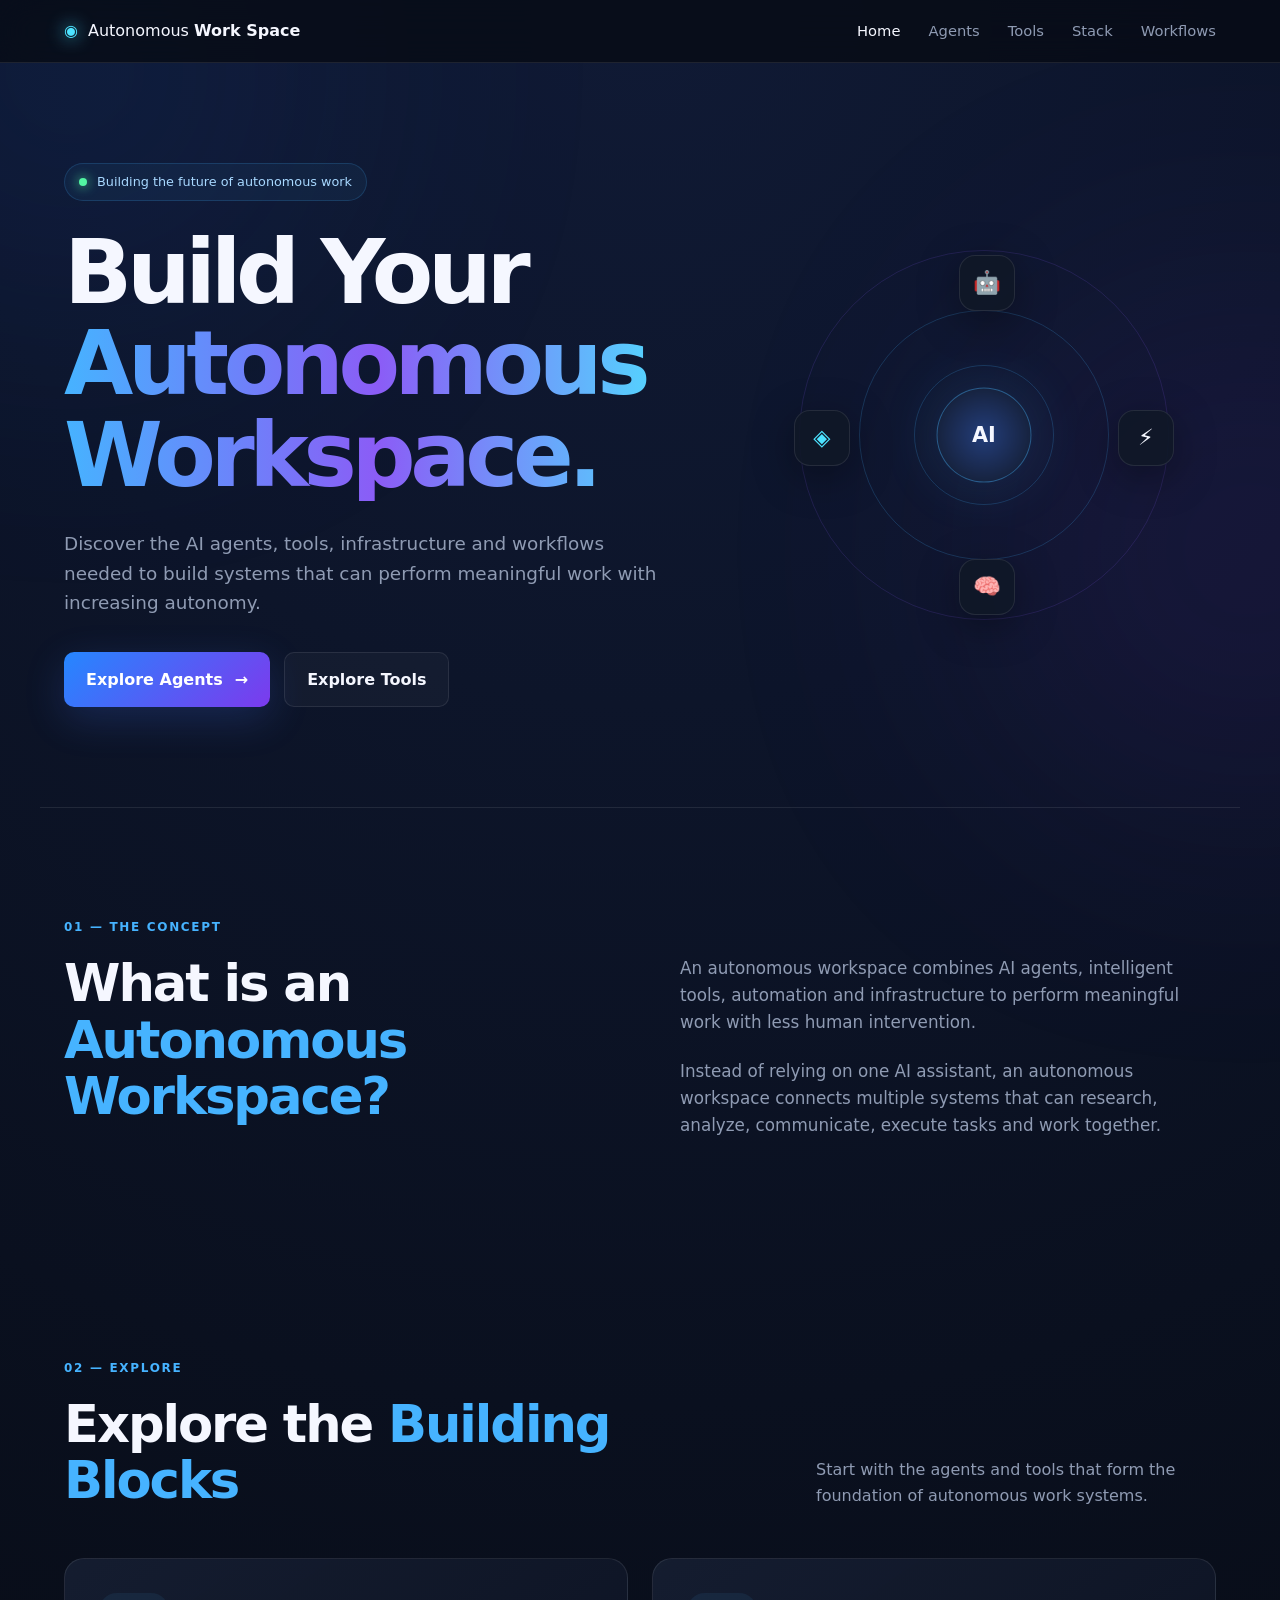
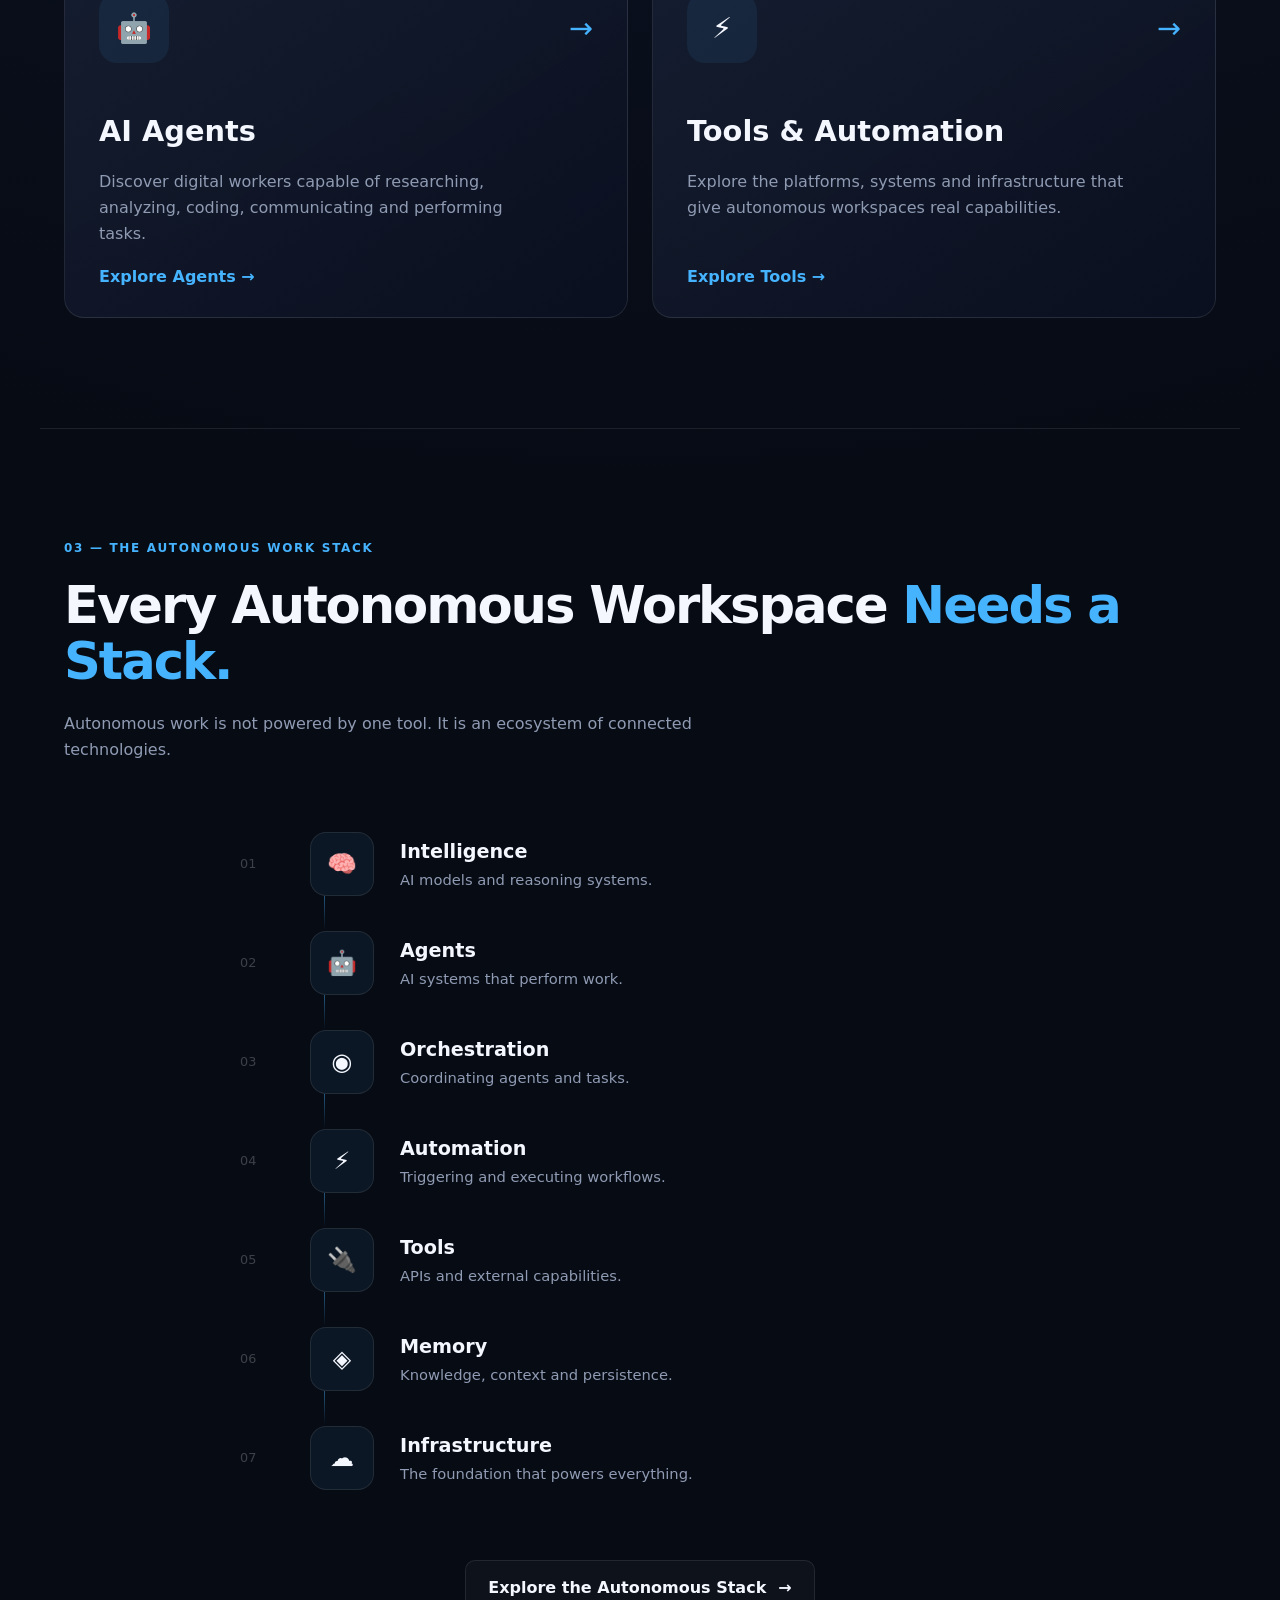
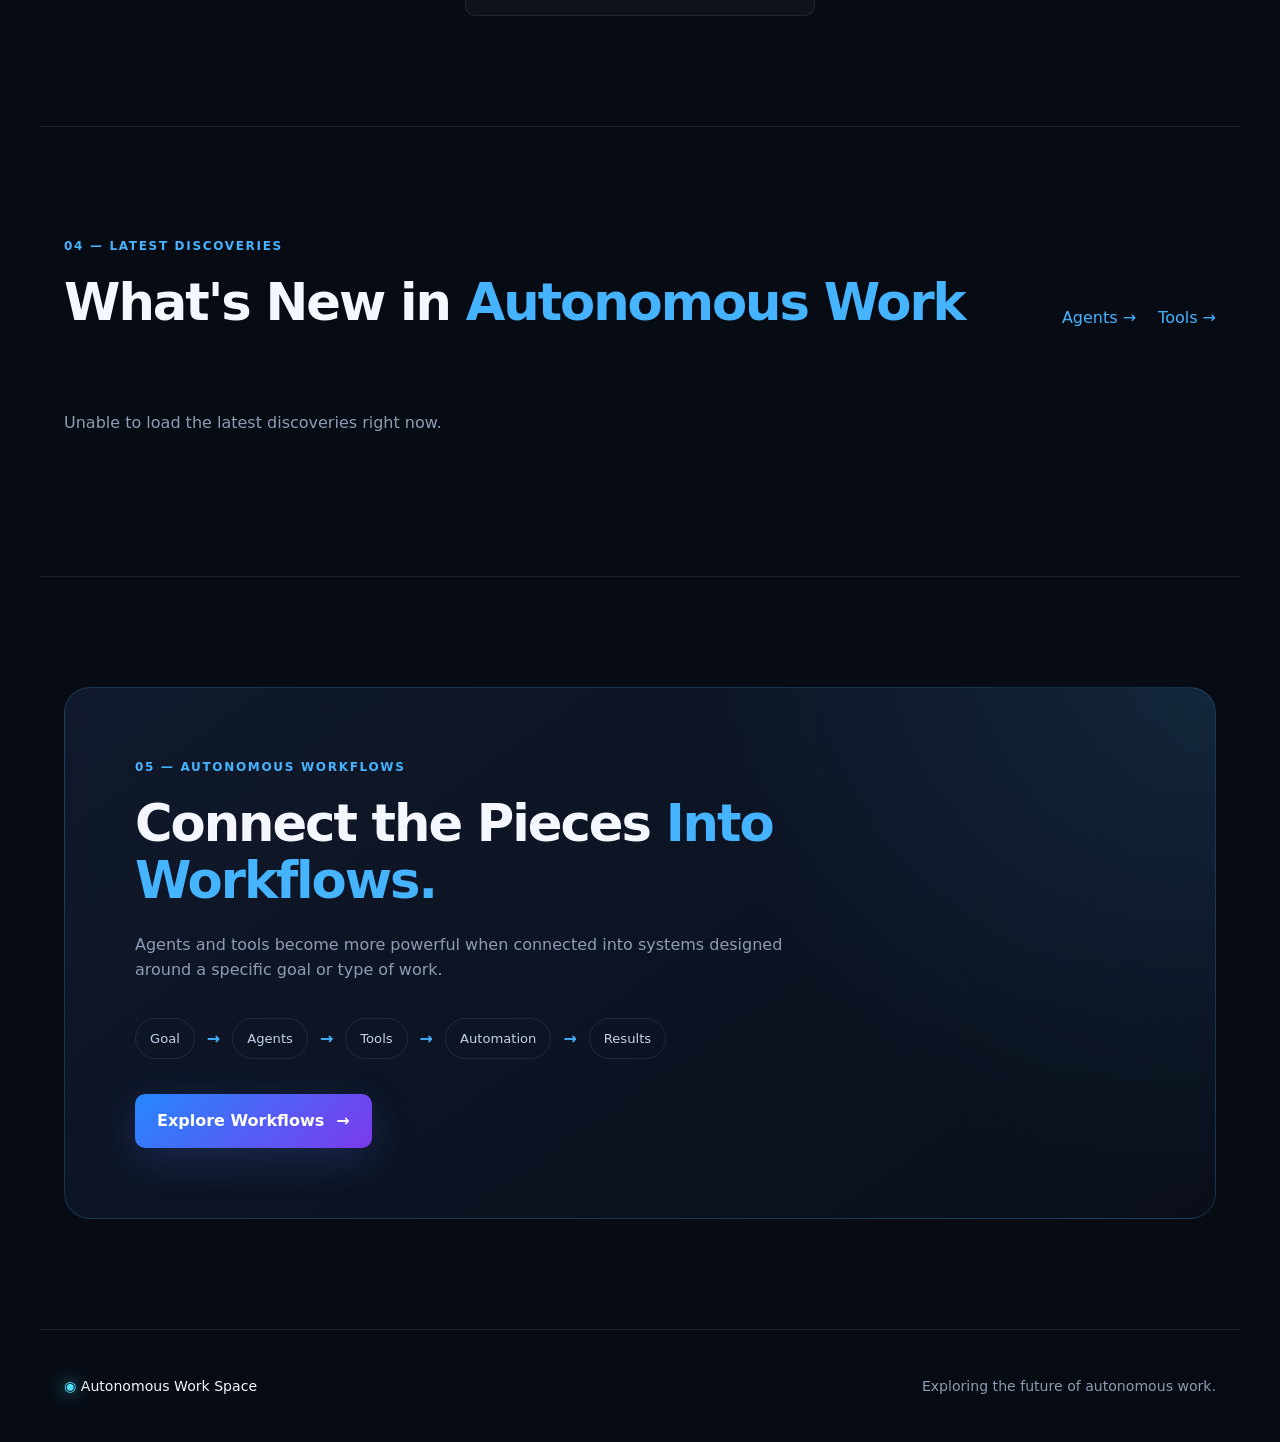
<file: index.html>
<!DOCTYPE html>
<html lang="en">
<head>
  <meta charset="UTF-8">

  <meta
    name="viewport"
    content="width=device-width, initial-scale=1.0"
  >

  <meta
    name="description"
    content="Autonomous Work Space helps you discover AI agents, tools, infrastructure and workflows for building autonomous work systems."
  >

  <title>Autonomous Work Space | Build Autonomous Work</title>

  <link rel="stylesheet" href="style.css">
</head>

<body>

  <!-- Background Effects -->
  <div class="background-glow glow-one"></div>
  <div class="background-glow glow-two"></div>


  <!-- Navigation -->

  <nav class="navbar">

    <div class="nav-container">

      <a href="index.html" class="brand">

        <span class="brand-icon">◉</span>

        <span>
          Autonomous
          <strong>Work Space</strong>
        </span>

      </a>


      <div class="nav-links">

        <a href="index.html" class="active">
          Home
        </a>

        <a href="agents.html">
          Agents
        </a>

        <a href="tools.html">
          Tools
        </a>

        <a href="stack.html">
          Stack
        </a>

        <a href="workflows.html">
          Workflows
        </a>

      </div>

    </div>

  </nav>



  <main>


    <!-- HERO -->

    <section class="hero">

      <div class="hero-content">

        <div class="eyebrow">

          <span class="pulse"></span>

          Building the future of autonomous work

        </div>


        <h1>

          Build Your

          <span>
            Autonomous Workspace.
          </span>

        </h1>


        <p class="hero-description">

          Discover the AI agents, tools, infrastructure and
          workflows needed to build systems that can perform
          meaningful work with increasing autonomy.

        </p>


        <div class="hero-buttons">

          <a
            href="agents.html"
            class="button button-primary"
          >

            Explore Agents

            <span>→</span>

          </a>


          <a
            href="tools.html"
            class="button button-secondary"
          >

            Explore Tools

          </a>

        </div>


      </div>


      <div class="hero-visual">

        <div class="orbital-system">

          <div class="orbit orbit-one"></div>

          <div class="orbit orbit-two"></div>

          <div class="orbit orbit-three"></div>


          <div class="core">

            <span>AI</span>

          </div>


          <div class="node node-one">🤖</div>

          <div class="node node-two">⚡</div>

          <div class="node node-three">🧠</div>

          <div class="node node-four">◈</div>

        </div>

      </div>

    </section>



    <!-- WHAT IS AUTONOMOUS WORK -->

    <section class="section intro-section">

      <div class="section-label">

        01 — THE CONCEPT

      </div>


      <div class="intro-grid">


        <div>

          <h2>

            What is an

            <span>Autonomous Workspace?</span>

          </h2>

        </div>


        <div class="intro-text">

          <p>

            An autonomous workspace combines AI agents,
            intelligent tools, automation and infrastructure
            to perform meaningful work with less human
            intervention.

          </p>


          <p>

            Instead of relying on one AI assistant, an
            autonomous workspace connects multiple systems
            that can research, analyze, communicate, execute
            tasks and work together.

          </p>

        </div>

      </div>

    </section>



    <!-- EXPLORE -->

    <section class="section">

      <div class="section-header">

        <div>

          <div class="section-label">

            02 — EXPLORE

          </div>

          <h2>

            Explore the

            <span>Building Blocks</span>

          </h2>

        </div>


        <p>

          Start with the agents and tools that form the
          foundation of autonomous work systems.

        </p>

      </div>



      <div class="explore-grid">


        <!-- Agents -->

        <a
          href="agents.html"
          class="explore-card"
        >

          <div class="card-top">

            <div class="large-icon">
              🤖
            </div>

            <span class="arrow">
              →
            </span>

          </div>


          <h3>
            AI Agents
          </h3>


          <p>

            Discover digital workers capable of
            researching, analyzing, coding,
            communicating and performing tasks.

          </p>


          <div class="card-footer">

            Explore Agents →

          </div>

        </a>



        <!-- Tools -->

        <a
          href="tools.html"
          class="explore-card"
        >

          <div class="card-top">

            <div class="large-icon">
              ⚡
            </div>

            <span class="arrow">
              →
            </span>

          </div>


          <h3>
            Tools & Automation
          </h3>


          <p>

            Explore the platforms, systems and
            infrastructure that give autonomous
            workspaces real capabilities.

          </p>


          <div class="card-footer">

            Explore Tools →

          </div>

        </a>


      </div>

    </section>



    <!-- AUTONOMOUS STACK -->

    <section
      class="section stack-section"
      id="stack"
    >

      <div class="section-label">

        03 — THE AUTONOMOUS WORK STACK

      </div>


      <h2>

        Every Autonomous Workspace

        <span>Needs a Stack.</span>

      </h2>


      <p class="stack-intro">

        Autonomous work is not powered by one tool.
        It is an ecosystem of connected technologies.

      </p>



      <div class="stack-container">


        <div class="stack-item">

          <div class="stack-number">
            01
          </div>

          <div class="stack-icon">
            🧠
          </div>

          <div class="stack-content">

            <h3>
              Intelligence
            </h3>

            <p>
              AI models and reasoning systems.
            </p>

          </div>

        </div>


        <div class="stack-line"></div>


        <div class="stack-item">

          <div class="stack-number">
            02
          </div>

          <div class="stack-icon">
            🤖
          </div>

          <div class="stack-content">

            <h3>
              Agents
            </h3>

            <p>
              AI systems that perform work.
            </p>

          </div>

        </div>


        <div class="stack-line"></div>


        <div class="stack-item">

          <div class="stack-number">
            03
          </div>

          <div class="stack-icon">
            ◉
          </div>

          <div class="stack-content">

            <h3>
              Orchestration
            </h3>

            <p>
              Coordinating agents and tasks.
            </p>

          </div>

        </div>


        <div class="stack-line"></div>


        <div class="stack-item">

          <div class="stack-number">
            04
          </div>

          <div class="stack-icon">
            ⚡
          </div>

          <div class="stack-content">

            <h3>
              Automation
            </h3>

            <p>
              Triggering and executing workflows.
            </p>

          </div>

        </div>


        <div class="stack-line"></div>


        <div class="stack-item">

          <div class="stack-number">
            05
          </div>

          <div class="stack-icon">
            🔌
          </div>

          <div class="stack-content">

            <h3>
              Tools
            </h3>

            <p>
              APIs and external capabilities.
            </p>

          </div>

        </div>


        <div class="stack-line"></div>


        <div class="stack-item">

          <div class="stack-number">
            06
          </div>

          <div class="stack-icon">
            ◈
          </div>

          <div class="stack-content">

            <h3>
              Memory
            </h3>

            <p>
              Knowledge, context and persistence.
            </p>

          </div>

        </div>


        <div class="stack-line"></div>


        <div class="stack-item">

          <div class="stack-number">
            07
          </div>

          <div class="stack-icon">
            ☁
          </div>

          <div class="stack-content">

            <h3>
              Infrastructure
            </h3>

            <p>
              The foundation that powers everything.
            </p>

          </div>

        </div>


      </div>


      <div class="section-action">

        <a
          href="stack.html"
          class="button button-secondary"
        >

          Explore the Autonomous Stack
          <span>→</span>

        </a>

      </div>

    </section>



    <!-- LATEST DISCOVERIES -->

    <section class="section discoveries-section">

      <div class="section-header">

        <div>

          <div class="section-label">

            04 — LATEST DISCOVERIES

          </div>

          <h2>

            What's New in

            <span>Autonomous Work</span>

          </h2>

        </div>


        <div class="latest-links">

          <a
            href="agents.html"
            class="text-link"
          >
            Agents →
          </a>

          <a
            href="tools.html"
            class="text-link"
          >
            Tools →
          </a>

        </div>

      </div>



      <div
        id="directory-status"
        class="directory-status"
      >

        Loading latest discoveries...

      </div>


      <div
        id="directory"
        class="discoveries-grid"
      ></div>


    </section>



    <!-- WORKFLOWS -->

    <section
      class="section workflows-section"
      id="workflows"
    >

      <div class="workflow-box">


        <div class="workflow-content">

          <div class="section-label">

            05 — AUTONOMOUS WORKFLOWS

          </div>


          <h2>

            Connect the Pieces

            <span>Into Workflows.</span>

          </h2>


          <p>

            Agents and tools become more powerful when
            connected into systems designed around a
            specific goal or type of work.

          </p>


          <div class="workflow-preview">

            <span>Goal</span>

            <b>→</b>

            <span>Agents</span>

            <b>→</b>

            <span>Tools</span>

            <b>→</b>

            <span>Automation</span>

            <b>→</b>

            <span>Results</span>

          </div>


          <a
            href="workflows.html"
            class="button button-primary"
          >

            Explore Workflows

            <span>→</span>

          </a>

        </div>


      </div>

    </section>


  </main>



  <!-- Footer -->

  <footer>

    <div class="footer-brand">

      <span class="brand-icon">
        ◉
      </span>

      Autonomous Work Space

    </div>


    <p>

      Exploring the future of autonomous work.

    </p>

  </footer>



  <script>

    const WORKER_URL =
      "https://raspy-brook-525d.superagentic.workers.dev/";


    async function loadDirectory() {

      const statusEl =
        document.getElementById(
          "directory-status"
        );


      const directoryEl =
        document.getElementById(
          "directory"
        );


      try {

        const response =
          await fetch(WORKER_URL);


        if (!response.ok) {

          throw new Error(
            "Failed to load directory"
          );

        }


        const data =
          await response.json();


        if (
          !Array.isArray(data) ||
          data.length === 0
        ) {

          statusEl.textContent =
            "No discoveries available yet.";

          return;

        }


        const latest =
          data.slice(0, 6);


        statusEl.style.display =
          "none";


        directoryEl.innerHTML =
          latest.map(item => {

            const name =
              item.Name ||
              item.name ||
              "Untitled";


            const type =
              item.Type ||
              item.type ||
              "Discovery";


            const category =
              item.Category ||
              item.category ||
              "Autonomous Work";


            const description =
              item.Description ||
              item.description ||
              "Explore this technology for autonomous work.";


            const url =
              item.URL ||
              item.url ||
              "#";


            return `

              <article class="discovery-card">

                <div class="discovery-top">

                  <span class="discovery-category">

                    ${type} · ${category}

                  </span>

                  <span class="discovery-arrow">

                    ↗

                  </span>

                </div>


                <h3>

                  ${name}

                </h3>


                <p>

                  ${description}

                </p>


                <a
                  href="${url}"
                  target="_blank"
                  rel="noopener noreferrer"
                >

                  Explore
                  →

                </a>

              </article>

            `;

          }).join("");


      }

      catch (error) {

        console.error(error);


        statusEl.textContent =
          "Unable to load the latest discoveries right now.";

      }

    }


    loadDirectory();

  </script>


</body>
</html>
</file>
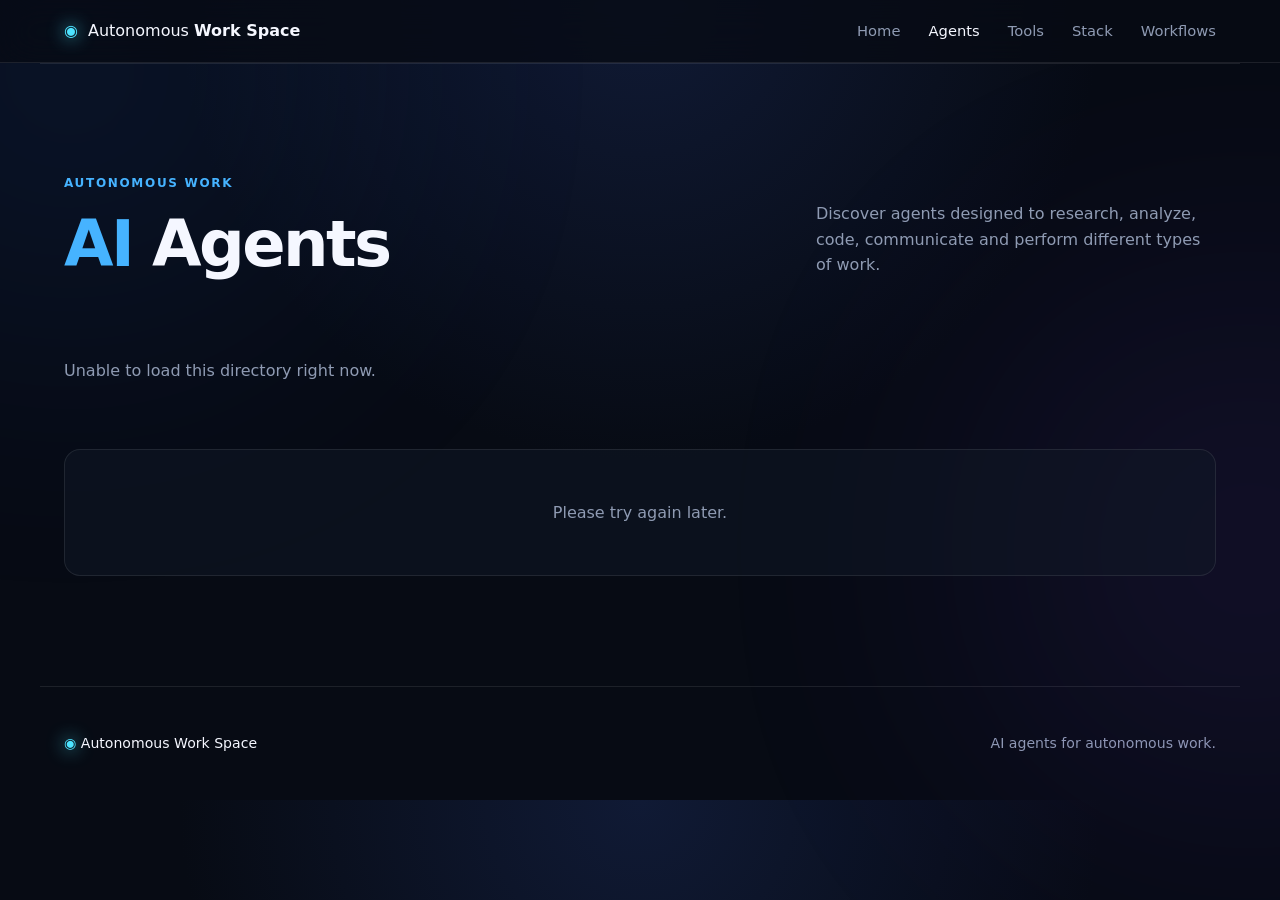
<file: agents.html>
<!DOCTYPE html>
<html lang="en">

<head>

  <meta charset="UTF-8" />

  <meta
    name="viewport"
    content="width=device-width, initial-scale=1.0"
  />

  <meta
    name="description"
    content="Discover AI agents for research, coding, data, marketing, sales, operations and autonomous work."
  />

  <title>AI Agents | Autonomous Work Space</title>

  <link
    rel="stylesheet"
    href="style.css"
  />

</head>


<body>

  <!-- Background Effects -->

  <div class="background-glow glow-one"></div>
  <div class="background-glow glow-two"></div>


  <!-- Navigation -->

  <nav class="navbar">

    <div class="nav-container">

      <a
        href="index.html"
        class="brand"
      >

        <span class="brand-icon">
          ◉
        </span>

        <span>
          Autonomous
          <strong>Work Space</strong>
        </span>

      </a>


      <div class="nav-links">

        <a href="index.html">
          Home
        </a>

        <a
          href="agents.html"
          class="active"
        >
          Agents
        </a>

        <a href="tools.html">
          Tools
        </a>

        <a href="stack.html">
          Stack
        </a>

        <a href="workflows.html">
          Workflows
        </a>

      </div>

    </div>

  </nav>



  <main>

    <section class="section discoveries-section">


      <div class="section-header">

        <div>

          <div class="section-label">

            AUTONOMOUS WORK

          </div>


          <h1>

            <span>AI</span> Agents

          </h1>

        </div>


        <p>

          Discover agents designed to research,
          analyze, code, communicate and perform
          different types of work.

        </p>

      </div>



      <div
        id="status"
        class="directory-status"
      >

        Loading agents...

      </div>


      <div
        class="filters"
        id="filters"
      ></div>


      <div
        class="discoveries-grid"
        id="items"
      ></div>


    </section>

  </main>



  <!-- Footer -->

  <footer>

    <div class="footer-brand">

      <span class="brand-icon">
        ◉
      </span>

      Autonomous Work Space

    </div>


    <p>

      AI agents for autonomous work.

    </p>

  </footer>



  <script>

    const WORKER_URL =
      "https://raspy-brook-525d.superagentic.workers.dev/";


    const ITEM_TYPE =
      "Agent";


    let allItems = [];

    let activeCategory =
      "All";



    function render(items) {

      const itemsEl =
        document.getElementById(
          "items"
        );


      if (!items.length) {

        itemsEl.innerHTML =
          '<div class="empty">No autonomous agents found.</div>';

        return;

      }


      itemsEl.innerHTML =
        items.map(item => `

          <article class="discovery-card">

            <div class="discovery-top">

              <span class="discovery-category">

                ${item.Category ||
                  item.category ||
                  "Uncategorized"}

              </span>

              <span class="discovery-arrow">
                ↗
              </span>

            </div>


            <h3>

              ${item.Name ||
                item.name ||
                "Untitled"}

            </h3>


            <p>

              ${item.Description ||
                item.description ||
                ""}

            </p>


            <a
              href="${item.URL ||
                item.url ||
                "#"}"
              target="_blank"
              rel="noopener noreferrer"
            >

              Visit
              →

            </a>

          </article>

        `).join("");

    }



    function renderFilters(items) {

      const filtersEl =
        document.getElementById(
          "filters"
        );


      const categories =
        [
          ...new Set(

            items.map(item =>
              item.Category ||
              item.category ||
              "Uncategorized"
            )

          )
        ].sort();


      filtersEl.innerHTML =
        [
          "All",
          ...categories
        ].map(category => `

          <button
            class="filter ${
              category === activeCategory
                ? "active"
                : ""
            }"
            data-category="${category}"
            type="button"
          >

            ${category}

          </button>

        `).join("");


      filtersEl
        .querySelectorAll(".filter")
        .forEach(button => {

          button.addEventListener(
            "click",
            () => {

              activeCategory =
                button.dataset.category;


              filtersEl
                .querySelectorAll(".filter")
                .forEach(btn =>
                  btn.classList.toggle(
                    "active",
                    btn === button
                  )
                );


              const filtered =
                activeCategory === "All"

                  ? allItems

                  : allItems.filter(
                      item =>
                        (
                          item.Category ||
                          item.category ||
                          "Uncategorized"
                        ) === activeCategory
                    );


              render(filtered);

            }
          );

        });

    }



    async function loadItems() {

      const statusEl =
        document.getElementById(
          "status"
        );


      try {

        const response =
          await fetch(WORKER_URL);


        if (!response.ok) {

          throw new Error(
            "Network response was not ok"
          );

        }


        const data =
          await response.json();


        allItems =
          Array.isArray(data)

            ? data.filter(
                item =>
                  (
                    item.Type ||
                    item.type ||
                    ""
                  ) === ITEM_TYPE
              )

            : [];


        statusEl.textContent =
          `${allItems.length} agents`;


        renderFilters(allItems);

        render(allItems);


      }

      catch (error) {

        console.error(error);


        statusEl.textContent =
          "Unable to load this directory right now.";


        document.getElementById(
          "items"
        ).innerHTML =
          '<div class="empty">Please try again later.</div>';

      }

    }


    loadItems();

  </script>


</body>

</html>
</file>
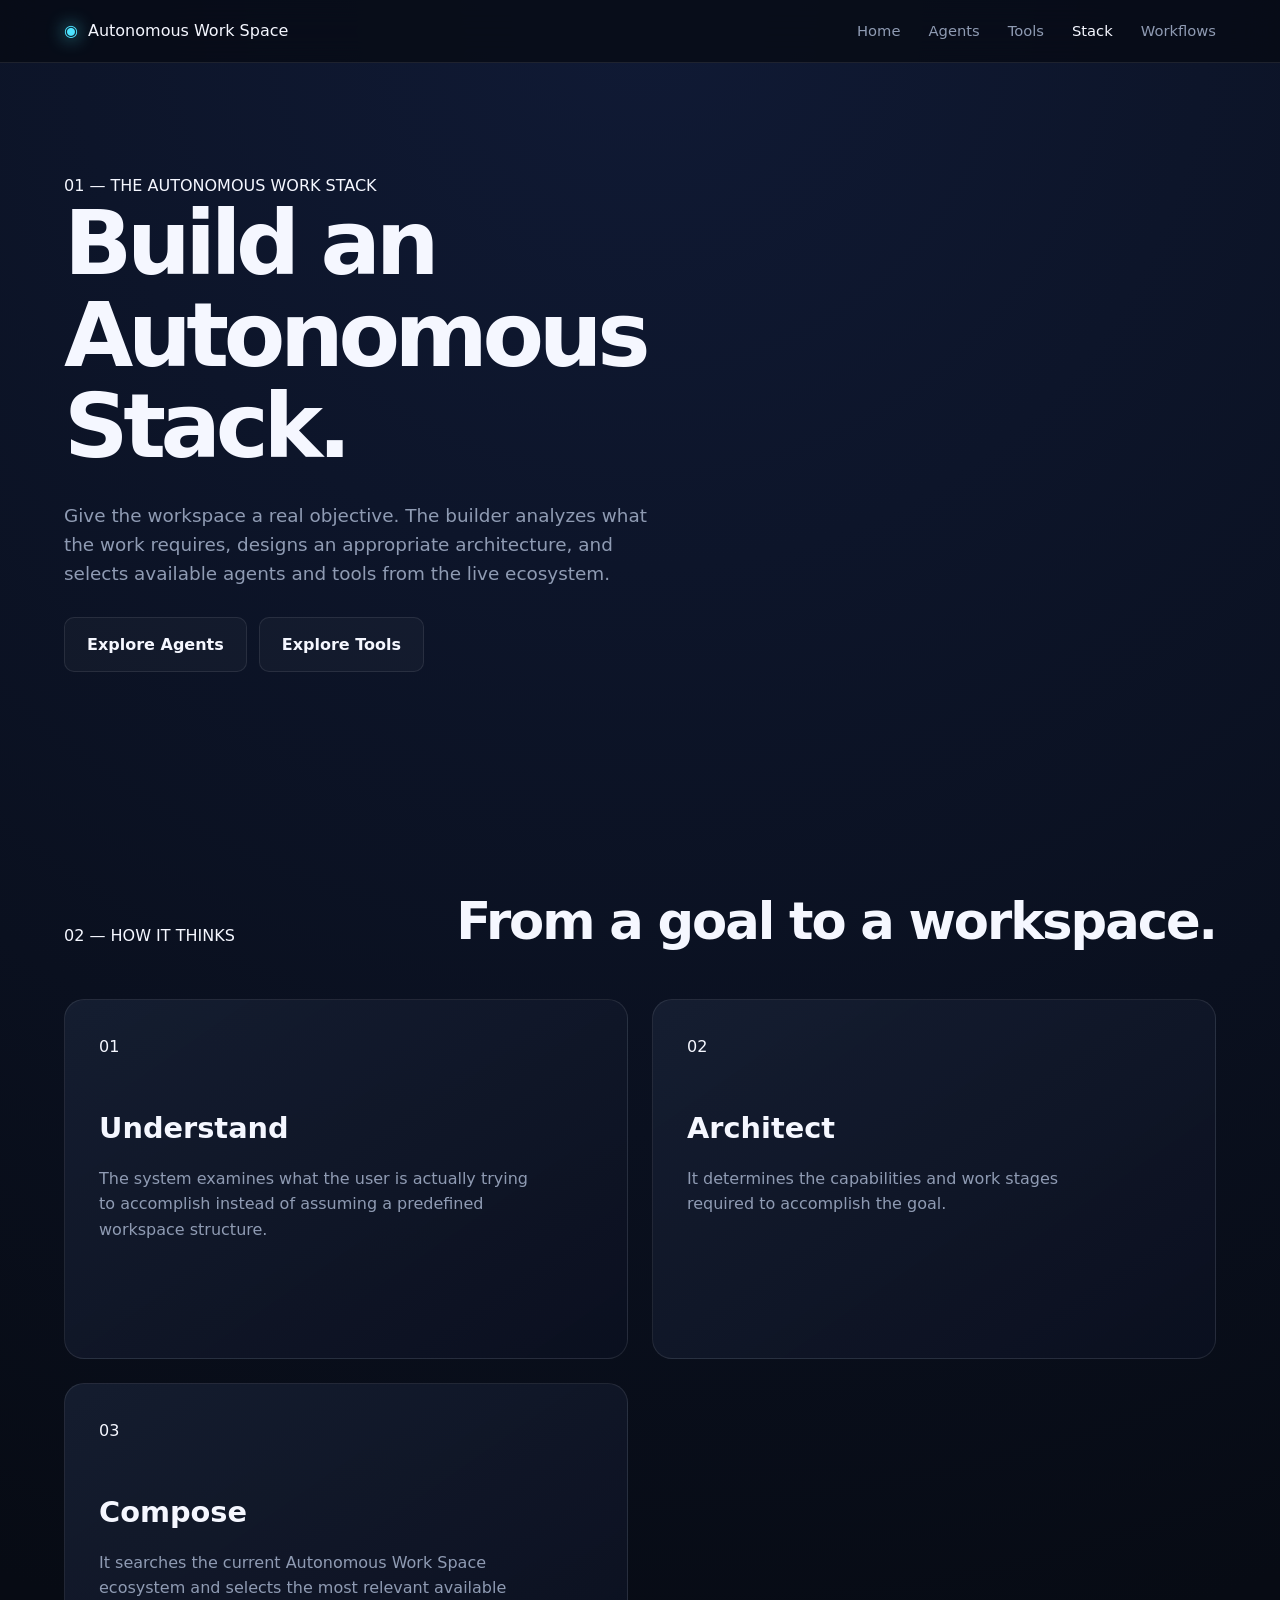
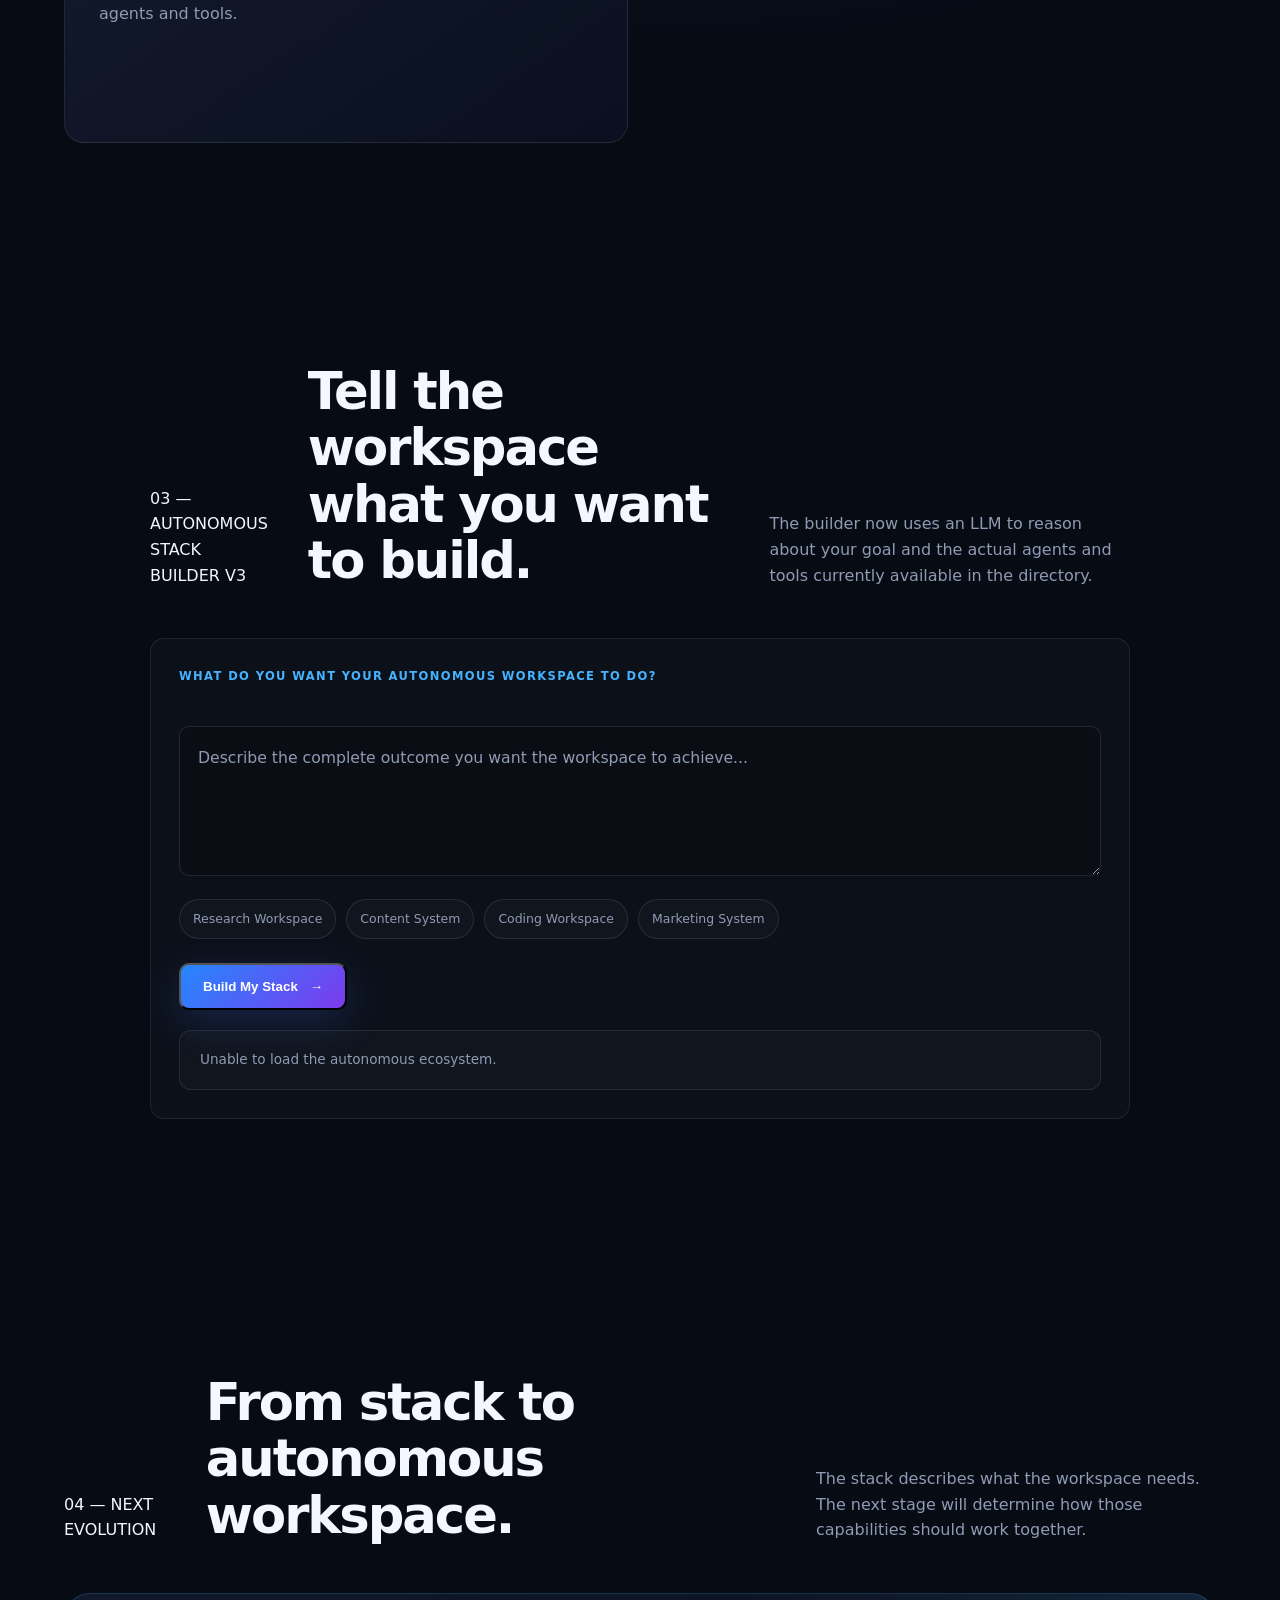
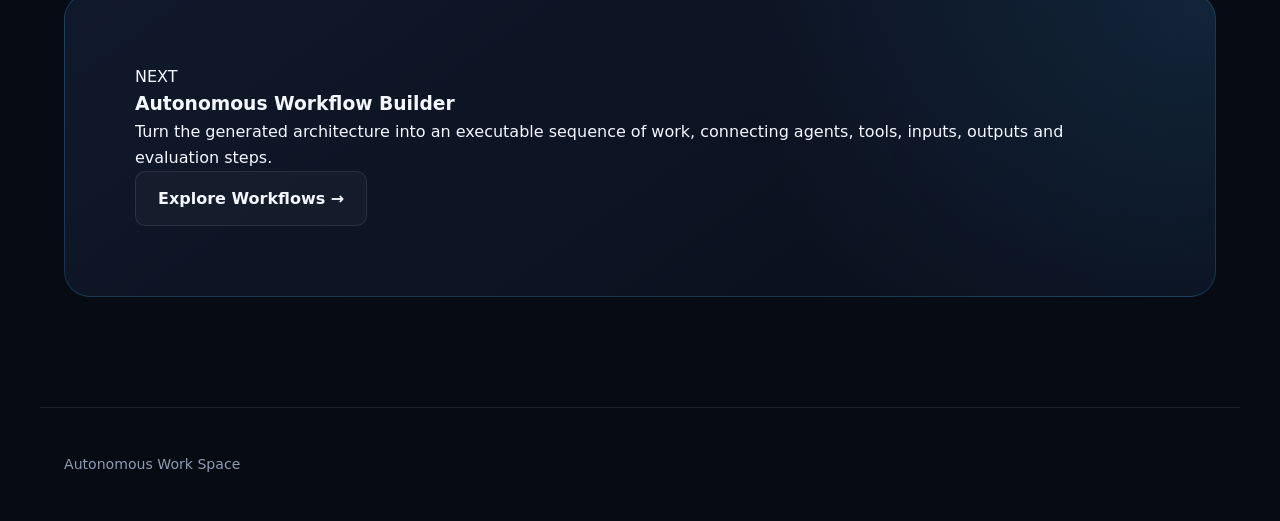
<file: stack.html>
<!DOCTYPE html>
<html lang="en">
<head>
  <meta charset="UTF-8" />
  <meta name="viewport" content="width=device-width, initial-scale=1.0" />

  <title>Autonomous Stack Builder — Autonomous Work Space</title>

  <link rel="stylesheet" href="style.css" />

  <style>
    .stack-builder-v3 {
      max-width: 980px;
      margin: 0 auto;
    }


    .hero-buttons {
      display: flex;
      flex-wrap: wrap;
      gap: 12px;
      margin-top: 28px;
    }

    .goal-example:focus-visible,
    #stack-goal:focus-visible,
    #build-stack:focus-visible {
      outline: 2px solid var(--blue);
      outline-offset: 3px;
    }

    .stack-goal-box {
      margin-top: 30px;
      padding: 28px;
      border: 1px solid rgba(255,255,255,0.08);
      border-radius: 14px;
      background: rgba(255,255,255,0.025);
    }

    .stack-goal-label {
      display: block;
      margin-bottom: 12px;
      color: var(--blue);
      font-size: 0.72rem;
      font-weight: 700;
      letter-spacing: 0.12em;
      text-transform: uppercase;
    }

    #stack-goal {
      width: 100%;
      min-height: 150px;
      resize: vertical;
      padding: 18px;
      border: 1px solid rgba(255,255,255,0.1);
      border-radius: 10px;
      background: rgba(0,0,0,0.16);
      color: var(--text);
      font-family: inherit;
      font-size: 0.98rem;
      line-height: 1.6;
      outline: none;
    }

    #stack-goal:focus {
      border-color: rgba(70, 179, 255, 0.5);
    }

    .goal-examples {
      display: flex;
      flex-wrap: wrap;
      gap: 10px;
      margin-top: 16px;
    }

    .goal-example {
      border: 1px solid rgba(255,255,255,0.1);
      background: rgba(255,255,255,0.025);
      color: var(--muted);
      padding: 9px 13px;
      border-radius: 999px;
      cursor: pointer;
      font: inherit;
      font-size: 0.78rem;
      transition: 0.2s ease;
    }

    .goal-example:hover {
      color: var(--text);
      border-color: rgba(70, 179, 255, 0.35);
    }

    .stack-build-action {
      margin-top: 24px;
    }

    .builder-status {
      margin-top: 20px;
      min-height: 24px;
      color: var(--muted);
      font-size: 0.85rem;
    }

    .builder-status.active {
      color: var(--blue);
    }

    .builder-status.error {
      color: #ff8b8b;
    }

    .builder-analysis {
      margin-top: 35px;
    }

    .analysis-box {
      padding: 24px;
      border: 1px solid rgba(255,255,255,0.08);
      border-radius: 14px;
      background: rgba(255,255,255,0.025);
    }

    .analysis-label {
      color: var(--blue);
      font-size: 0.68rem;
      font-weight: 700;
      letter-spacing: 0.13em;
      text-transform: uppercase;
    }

    .analysis-summary {
      margin-top: 10px;
      color: var(--text);
      line-height: 1.65;
    }

    .capability-list {
      display: grid;
      gap: 12px;
      margin-top: 20px;
    }

    .capability-item {
      padding: 15px 17px;
      border-left: 2px solid rgba(70,179,255,0.45);
      background: rgba(255,255,255,0.025);
      border-radius: 0 10px 10px 0;
    }

    .capability-item strong {
      display: block;
      font-size: 0.88rem;
    }

    .capability-item span {
      display: block;
      margin-top: 5px;
      color: var(--muted);
      font-size: 0.8rem;
      line-height: 1.5;
    }

    .generated-stack-v3 {
      display: grid;
      gap: 18px;
      margin-top: 30px;
    }

    .generated-layer {
      padding: 25px;
      border: 1px solid rgba(255,255,255,0.08);
      border-radius: 14px;
      background: rgba(255,255,255,0.025);
    }

    .generated-layer-number {
      color: var(--blue);
      font-size: 0.68rem;
      font-weight: 700;
      letter-spacing: 0.13em;
    }

    .generated-layer h3 {
      margin-top: 7px;
      margin-bottom: 9px;
      font-size: 1.15rem;
    }

    .layer-purpose {
      color: var(--muted);
      font-size: 0.86rem;
      line-height: 1.6;
    }

    .layer-why {
      margin-top: 16px;
      padding: 15px 17px;
      border-radius: 10px;
      background: rgba(70,179,255,0.04);
      color: var(--muted);
      font-size: 0.82rem;
      line-height: 1.6;
    }

    .layer-why strong {
      color: var(--text);
    }

    .component-group {
      margin-top: 22px;
    }

    .component-group-title {
      margin-bottom: 10px;
      color: var(--blue);
      font-size: 0.68rem;
      font-weight: 700;
      letter-spacing: 0.12em;
      text-transform: uppercase;
    }

    .component {
      margin-top: 9px;
      padding: 14px 16px;
      border: 1px solid rgba(255,255,255,0.07);
      border-radius: 10px;
      background: rgba(0,0,0,0.16);
    }

    .component-name {
      font-size: 0.88rem;
      font-weight: 700;
    }

    .component-type {
      margin-left: 7px;
      color: var(--muted);
      font-size: 0.68rem;
    }

    .component-reason {
      margin-top: 6px;
      color: var(--muted);
      font-size: 0.8rem;
      line-height: 1.55;
    }

    .component-link {
      display: inline-block;
      margin-top: 8px;
      color: var(--blue);
      font-size: 0.72rem;
      text-decoration: none;
    }

    .component-link:hover {
      text-decoration: underline;
    }

    .gap-box {
      margin-top: 25px;
      padding: 22px;
      border: 1px solid rgba(255,180,70,0.22);
      border-radius: 14px;
      background: rgba(255,180,70,0.035);
    }

    .gap-box h3 {
      margin-bottom: 12px;
      color: #ffbd68;
      font-size: 0.95rem;
    }

    .gap-item {
      margin-top: 12px;
      color: var(--muted);
      font-size: 0.82rem;
      line-height: 1.55;
    }

    .gap-item strong {
      color: var(--text);
    }

    .architecture-summary {
      margin-top: 25px;
      padding: 23px;
      border-radius: 14px;
      background: rgba(70,179,255,0.035);
      border: 1px solid rgba(70,179,255,0.14);
    }

    .architecture-summary span {
      color: var(--blue);
      font-size: 0.68rem;
      font-weight: 700;
      letter-spacing: 0.12em;
      text-transform: uppercase;
    }

    .architecture-summary p {
      margin-top: 9px;
      color: var(--muted);
      line-height: 1.65;
      font-size: 0.86rem;
    }

    .empty-builder {
      padding: 25px;
      border: 1px dashed rgba(255,255,255,0.1);
      border-radius: 14px;
      color: var(--muted);
      font-size: 0.85rem;
    }

    .builder-note {
      margin-top: 20px;
      color: var(--muted);
      font-size: 0.74rem;
      line-height: 1.6;
    }

    @media (max-width: 700px) {
      .hero-buttons {
        align-items: stretch;
      }

      .hero-buttons .button {
        width: 100%;
        text-align: center;
      }

      .stack-goal-box {
        padding: 20px;
      }

      .generated-layer {
        padding: 20px;
      }
    }
  </style>
</head>

<body class="stack-page">

  <header class="navbar">
    <div class="nav-container">
      <a href="index.html" class="brand">
        <span class="brand-icon">◉</span>
        Autonomous Work Space
      </a>

      <nav class="nav-links">
        <a href="index.html">Home</a>
        <a href="agents.html">Agents</a>
        <a href="tools.html">Tools</a>
        <a href="stack.html" class="active">Stack</a>
        <a href="workflows.html">Workflows</a>
      </nav>
    </div>
  </header>


  <main>

    <!-- =====================================================
         HERO
         ===================================================== -->

    <section class="hero">
      <div class="container">

        <div class="hero-label">
          01 — THE AUTONOMOUS WORK STACK
        </div>

        <h1>
          Build an Autonomous Stack.
        </h1>

        <p class="hero-description">
          Give the workspace a real objective. The builder analyzes what
          the work requires, designs an appropriate architecture, and
          selects available agents and tools from the live ecosystem.
        </p>

        <div class="hero-buttons">
          <a href="agents.html" class="button button-secondary">
            Explore Agents
          </a>
          <a href="tools.html" class="button button-secondary">
            Explore Tools
          </a>
        </div>

      </div>
    </section>


    <!-- =====================================================
         STATIC EXPLANATION
         ===================================================== -->

    <section class="section">
      <div class="container">

        <div class="section-header">
          <span>02 — HOW IT THINKS</span>
          <h2>
            From a goal to a workspace.
          </h2>
        </div>

        <div class="explore-grid">

          <div class="explore-card">
            <span class="card-number">01</span>
            <h3>Understand</h3>
            <p>
              The system examines what the user is actually trying to
              accomplish instead of assuming a predefined workspace structure.
            </p>
          </div>

          <div class="explore-card">
            <span class="card-number">02</span>
            <h3>Architect</h3>
            <p>
              It determines the capabilities and work stages required to
              accomplish the goal.
            </p>
          </div>

          <div class="explore-card">
            <span class="card-number">03</span>
            <h3>Compose</h3>
            <p>
              It searches the current Autonomous Work Space ecosystem and
              selects the most relevant available agents and tools.
            </p>
          </div>

        </div>

      </div>
    </section>


    <!-- =====================================================
         BUILDER
         ===================================================== -->

    <section class="section">
      <div class="container stack-builder-v3">

        <div class="section-header">
          <span>03 — AUTONOMOUS STACK BUILDER V3</span>

          <h2>
            Tell the workspace what you want to build.
          </h2>

          <p>
            The builder now uses an LLM to reason about your goal and the
            actual agents and tools currently available in the directory.
          </p>
        </div>


        <div class="stack-goal-box">

          <label
            class="stack-goal-label"
            for="stack-goal"
          >
            What do you want your autonomous workspace to do?
          </label>

          <textarea
            id="stack-goal"
            placeholder="Describe the complete outcome you want the workspace to achieve..."
          ></textarea>


          <div class="goal-examples">

            <button
              class="goal-example"
              type="button"
              data-example="Build a research workspace that continuously discovers emerging AI technologies, evaluates their usefulness, compares them with existing solutions, and produces concise research reports."
            >
              Research Workspace
            </button>

            <button
              class="goal-example"
              type="button"
              data-example="Build an automated content system that researches topics, identifies search opportunities, creates useful articles, publishes them, and monitors their performance."
            >
              Content System
            </button>

            <button
              class="goal-example"
              type="button"
              data-example="Build a coding workspace that analyzes software requirements, writes code, runs tests, detects problems, and continuously improves the implementation."
            >
              Coding Workspace
            </button>

            <button
              class="goal-example"
              type="button"
              data-example="Build an automated marketing system that discovers prospects, researches them, creates personalized outreach, tracks responses, and reports campaign performance."
            >
              Marketing System
            </button>

          </div>


          <div class="stack-build-action">
            <button
              class="button button-primary"
              id="build-stack"
            >
              Build My Stack <span>→</span>
            </button>
          </div>


          <div
            id="stack-status"
            class="builder-status"
            aria-live="polite"
          ></div>

        </div>


        <!-- =================================================
             ANALYSIS
             ================================================= -->

        <div
          id="builder-analysis"
          class="builder-analysis"
        ></div>


        <!-- =================================================
             GENERATED ARCHITECTURE
             ================================================= -->

        <div
          id="generated-stack"
          class="generated-stack-v3"
        ></div>

      </div>
    </section>


    <!-- =====================================================
         FUTURE
         ===================================================== -->

    <section class="section">
      <div class="container">

        <div class="section-header">
          <span>04 — NEXT EVOLUTION</span>

          <h2>
            From stack to autonomous workspace.
          </h2>

          <p>
            The stack describes what the workspace needs. The next stage
            will determine how those capabilities should work together.
          </p>
        </div>

        <div class="workflow-box">

          <div>
            <span class="card-number">NEXT</span>

            <h3>
              Autonomous Workflow Builder
            </h3>

            <p>
              Turn the generated architecture into an executable sequence
              of work, connecting agents, tools, inputs, outputs and
              evaluation steps.
            </p>
          </div>

          <a
            href="workflows.html"
            class="button button-secondary"
          >
            Explore Workflows →
          </a>

        </div>

      </div>
    </section>

  </main>


  <footer class="site-footer">
    <div class="container">
      Autonomous Work Space
    </div>
  </footer>

     <script>

const WORKER_URL =
  "https://raspy-brook-525d.superagentic.workers.dev/";

let ecosystem = [];
let isBuilding = false;


/*
==========================================================
ELEMENTS
==========================================================
*/

const goalInput =
  document.getElementById("stack-goal");

const buildButton =
  document.getElementById("build-stack");

const statusEl =
  document.getElementById("stack-status");

const outputEl =
  document.getElementById("generated-stack");


/*
==========================================================
LOAD ECOSYSTEM
==========================================================
*/

async function loadEcosystem() {

  try {

    statusEl.textContent =
      "Loading the autonomous ecosystem...";


    const response =
      await fetch(
        WORKER_URL,
        {
          cache: "no-store"
        }
      );


    if (!response.ok) {
      throw new Error(
        "Unable to load ecosystem."
      );
    }


    ecosystem =
      await response.json();


    if (
      !Array.isArray(ecosystem)
    ) {
      ecosystem = [];
    }


    statusEl.textContent =
      ecosystem.length
        ? "Ecosystem ready. Describe your workspace goal and build the stack."
        : "No agents or tools are currently available.";


  } catch (error) {

    console.error(error);

    ecosystem = [];

    statusEl.textContent =
      "Unable to load the autonomous ecosystem.";

  }

}


/*
==========================================================
PROGRESS DISPLAY
==========================================================
*/

function showProgress(
  currentStep
) {

  const steps = [

    "Understanding your workspace goal",

    "Analyzing required capabilities",

    "Studying available agents and tools",

    "Designing the workspace architecture",

    "Evaluating component matches",

    "Reviewing and refining the stack"

  ];


  outputEl.innerHTML =
    `
      <div class="build-progress">

        ${steps.map(
          (step, index) => {

            let className =
              "";

            let icon =
              "○";


            if (
              index < currentStep
            ) {

              className =
                "complete";

              icon =
                "✓";

            }


            if (
              index === currentStep
            ) {

              className =
                "active";

              icon =
                "◉";

            }


            return `

              <div class="progress-step ${className}">

                <span class="progress-icon">
                  ${icon}
                </span>

                <span>
                  ${step}
                </span>

              </div>

            `;

          }
        ).join("")}

      </div>
    `;

}


/*
==========================================================
ESCAPE HTML
==========================================================
*/

function escapeHTML(value) {

  return String(
    value || ""
  )
    .replace(
      /&/g,
      "&amp;"
    )
    .replace(
      /</g,
      "&lt;"
    )
    .replace(
      />/g,
      "&gt;"
    )
    .replace(
      /"/g,
      "&quot;"
    )
    .replace(
      /'/g,
      "&#039;"
    );

}


/*
==========================================================
FIND COMPONENT
==========================================================
*/

function findComponent(
  name
) {

  if (!name) {
    return null;
  }


  return ecosystem.find(
    item => {

      const itemName =
        String(
          item.Name ||
          item.name ||
          ""
        ).trim().toLowerCase();


      return (
        itemName ===
        String(name)
          .trim()
          .toLowerCase()
      );

    }
  );

}


/*
==========================================================
RENDER COMPONENT
==========================================================
*/

function renderComponent(
  component,
  componentType
) {

  const item =
    findComponent(
      component.name
    );


  const url =
    item
      ? (
          item.URL ||
          item.url ||
          ""
        )
      : "";


  const category =
    item
      ? (
          item.Category ||
          item.category ||
          ""
        )
      : "";


  return `

    <div class="stack-component">

      <div class="stack-component-main">

        <div class="stack-component-type">

          ${escapeHTML(
            componentType
          )}

          ${
            category
              ? " · " +
                escapeHTML(category)
              : ""
          }

        </div>


        <h4>

          ${escapeHTML(
            component.name
          )}

        </h4>


        <p>

          <strong>
            Why selected:
          </strong>

          ${escapeHTML(
            component.reason
          )}

        </p>

      </div>


      ${
        url
          ? `

            <a
              href="${escapeHTML(url)}"
              target="_blank"
              rel="noopener noreferrer"
              class="component-link"
            >
              Open capability →
            </a>

          `
          : ""
      }

    </div>

  `;

}


/*
==========================================================
RENDER ARCHITECTURE
==========================================================
*/

function renderArchitecture(
  architecture
) {

  const goalSummary =
    architecture.goal_summary ||
    "";


  const capabilities =
    Array.isArray(
      architecture.core_capabilities
    )
      ? architecture.core_capabilities
      : [];


  const layers =
    Array.isArray(
      architecture.layers
    )
      ? architecture.layers
      : [];


  const gaps =
    Array.isArray(
      architecture.gaps
    )
      ? architecture.gaps
      : [];


  const review =
    architecture.review ||
    {};


  let html = "";


  /*
  WORKSPACE UNDERSTANDING
  */

  if (goalSummary) {

    html += `

      <div class="workspace-understanding">

        <h3>
          Workspace Understanding
        </h3>

        <p>
          ${escapeHTML(goalSummary)}
        </p>

      </div>

    `;

  }


  /*
  REQUIRED CAPABILITIES
  */

  if (
    capabilities.length
  ) {

    html += `

      <div class="required-capabilities">

        <h3>
          Required Capabilities
        </h3>

        <div class="capabilities-grid">

    `;


    html +=
      capabilities.map(
        capability => `

          <div class="capability-item">

            <h4>
              ${escapeHTML(
                capability.name
              )}
            </h4>

            <p>
              ${escapeHTML(
                capability.reason
              )}
            </p>

          </div>

        `
      ).join("");


    html += `

        </div>

      </div>

    `;

  }


  /*
  LAYERS
  */

  html += `

    <div class="final-stack">

  `;


  layers.forEach(
    (layer, index) => {

      const agents =
        Array.isArray(
          layer.agents
        )
          ? layer.agents
          : [];


      const tools =
        Array.isArray(
          layer.tools
        )
          ? layer.tools
          : [];


      html += `

        <div class="workspace-layer">

          <div class="workspace-layer-number">

            ${String(
              layer.number ||
              index + 1
            ).padStart(
              2,
              "0"
            )}

            — WORKSPACE LAYER

          </div>


          <h3>

            ${escapeHTML(
              layer.name
            )}

          </h3>


          <p class="layer-purpose">

            ${escapeHTML(
              layer.purpose
            )}

          </p>


          <div class="layer-why">

            <strong>
              Why this layer exists:
            </strong>

            ${escapeHTML(
              layer.why_needed
            )}

          </div>

        `;

      if (
        agents.length
      ) {

        html += `

          <div class="component-group">

            <h4>
              Selected Agents
            </h4>

        `;


        html +=
          agents.map(
            agent =>
              renderComponent(
                agent,
                "Agent"
              )
          ).join("");


        html += `

          </div>

        `;

      }


      if (
        tools.length
      ) {

        html += `

          <div class="component-group">

            <h4>
              Selected Tools
            </h4>

        `;


        html +=
          tools.map(
            tool =>
              renderComponent(
                tool,
                "Tool"
              )
          ).join("");


        html += `

          </div>

        `;

      }


      html += `

        </div>

      `;

    }
  );


  html += `

    </div>

  `;


  /*
  CAPABILITY GAPS
  */

  if (
    gaps.length
  ) {

    html += `

      <div class="capability-gaps">

        <h3>
          ⚠ Capability Gaps Detected
        </h3>

        <div class="gap-list">

    `;


    html +=
      gaps.map(
        gap => `

          <div class="gap-item">

            <strong>
              ${escapeHTML(
                gap.capability
              )}
            </strong>

            <p>
              ${escapeHTML(
                gap.reason
              )}
            </p>

          </div>

        `
      ).join("");


    html += `

        </div>

      </div>

    `;

  }


  /*
  EXTERNAL / STRONGER CAPABILITY RECOMMENDATIONS
  */

  const recommendations =
    Array.isArray(
      architecture.recommendations
    )
      ? architecture.recommendations
      : (
          Array.isArray(
            architecture.external_recommendations
          )
            ? architecture.external_recommendations
            : []
        );

  if (recommendations.length) {

    html += `

      <div class="gap-box">

        <h3>
          Recommended Capability Options
        </h3>

        <p class="builder-note" style="margin-top:0;">
          These options were identified during gap evaluation because the current directory may not fully satisfy part of the goal.
        </p>

        <div class="gap-list">
    `;

    html +=
      recommendations.map(
        recommendation => {

          const name =
            recommendation.name ||
            recommendation.capability ||
            "Recommended capability";

          const reason =
            recommendation.reason ||
            recommendation.why ||
            "";

          const url =
            recommendation.url ||
            recommendation.URL ||
            "";

          return `

            <div class="gap-item">

              <strong>
                ${escapeHTML(name)}
              </strong>

              ${reason
                ? `<p>${escapeHTML(reason)}</p>`
                : ""
              }

              ${url
                ? `
                  <a
                    href="${escapeHTML(url)}"
                    target="_blank"
                    rel="noopener noreferrer"
                    class="component-link"
                  >
                    Explore capability →
                  </a>
                `
                : ""
              }

            </div>

          `;
        }
      ).join("");

    html += `

        </div>
      </div>
    `;
  }


  /*
  SELF REVIEW
  */

  if (
    review.summary ||
    (
      Array.isArray(
        review.improvements
      ) &&
      review.improvements.length
    )
  ) {

    html += `

      <div class="architecture-review">

        <h3>
          Stack Self-Review
        </h3>

    `;


    if (
      review.summary
    ) {

      html += `

        <p>

          ${escapeHTML(
            review.summary
          )}

        </p>

      `;

    }


    if (
      Array.isArray(
        review.improvements
      ) &&
      review.improvements.length
    ) {

      html += `

        <ul>

      `;

      html +=
        review.improvements.map(
          improvement => `

            <li>
              ${escapeHTML(
                improvement
              )}
            </li>

          `
        ).join("");


      html += `

        </ul>

      `;

    }


    html += `

      </div>

    `;

  }


  /*
  ARCHITECTURE LOGIC
  */

  if (
    architecture.architecture_summary
  ) {

    html += `

      <div class="architecture-summary">

        <h3>
          Architecture Logic
        </h3>

        <p>

          ${escapeHTML(
            architecture.architecture_summary
          )}

        </p>

      </div>

    `;

  }


  outputEl.innerHTML =
    html;

}


/*
==========================================================
BUILD STACK
==========================================================
*/

async function buildStack() {

  if (isBuilding) {
    return;
  }


  const goal =
    String(
      goalInput?.value || ""
    ).trim();


  if (!goal) {

    statusEl.textContent =
      "Please describe what you want your autonomous workspace to do.";

    goalInput?.focus();

    return;

  }


  if (
    !ecosystem.length
  ) {

    statusEl.textContent =
      "The ecosystem is not ready yet. Please wait a moment and try again.";

    return;

  }


  isBuilding =
    true;


  buildButton.disabled =
    true;


  buildButton.innerHTML =
    `
      Building Workspace
      <span>◌</span>
    `;


  statusEl.textContent =
    "Understanding your workspace goal...";


  showProgress(0);


  /*
  Progress animation while
  the Worker processes the request.
  */

  let progress =
    0;


  const progressTimer =
    setInterval(
      () => {

        if (
          progress < 5
        ) {

          progress++;

          showProgress(
            progress
          );

        }

      },
      2500
    );


  try {


    const response =
      await fetch(
        WORKER_URL +
        "build-stack",
        {

          method:
            "POST",

          headers: {

            "Content-Type":
              "application/json",

          },

          body:
            JSON.stringify({

              goal,

              ecosystem,

            }),

        }
      );


    let data;


    try {

      data =
        await response.json();

    } catch {

      throw new Error(
        "The Worker returned an unreadable response."
      );

    }


    if (
      !response.ok ||
      !data.success
    ) {

      throw new Error(
        data.error ||
        "The workspace could not be built."
      );

    }


    if (
      !data.architecture
    ) {

      throw new Error(
        "The Worker did not return a workspace architecture."
      );

    }


    clearInterval(
      progressTimer
    );


    showProgress(5);


    await new Promise(
      resolve =>
        setTimeout(
          resolve,
          500
        )
    );


    renderArchitecture(
      data.architecture
    );


    statusEl.textContent =
      `Workspace architecture created with ${
        Array.isArray(
          data.architecture.layers
        )
          ? data.architecture.layers.length
          : 0
      } dynamically designed layers.`;


  } catch (error) {


    console.error(
      "Stack build error:",
      error
    );


    clearInterval(
      progressTimer
    );


    outputEl.innerHTML =
      `

        <div class="builder-error">

          <h3>
            The workspace could not be built.
          </h3>

          <p>
            ${escapeHTML(
              error.message
            )}
          </p>

          <p class="builder-error-help">

            The current ecosystem remains available.
            Try building again or adjust the workspace goal.

          </p>

        </div>

      `;

    statusEl.textContent =
      "Workspace build failed.";

  } finally {


    isBuilding =
      false;


    buildButton.disabled =
      false;


    buildButton.innerHTML =
      `
        Build My Stack
        <span>→</span>
      `;

  }

}


/*
==========================================================
BUILD BUTTON
==========================================================
*/

if (buildButton) {

  buildButton.addEventListener(
    "click",
    buildStack
  );

}


/*
==========================================================
EXAMPLE BUTTONS
==========================================================
*/

document
  .querySelectorAll("[data-example]")
  .forEach(
    button => {
      button.addEventListener(
        "click",
        () => {
          const example =
            button.dataset.example || "";

          if (!example || !goalInput) {
            return;
          }

          goalInput.value = example;
          goalInput.focus();
          goalInput.scrollIntoView({
            behavior: "smooth",
            block: "center"
          });
        }
      );
    }
  );


/*
==========================================================
INITIAL LOAD
==========================================================
*/

loadEcosystem();

</script>

</body>
</html>
</file>
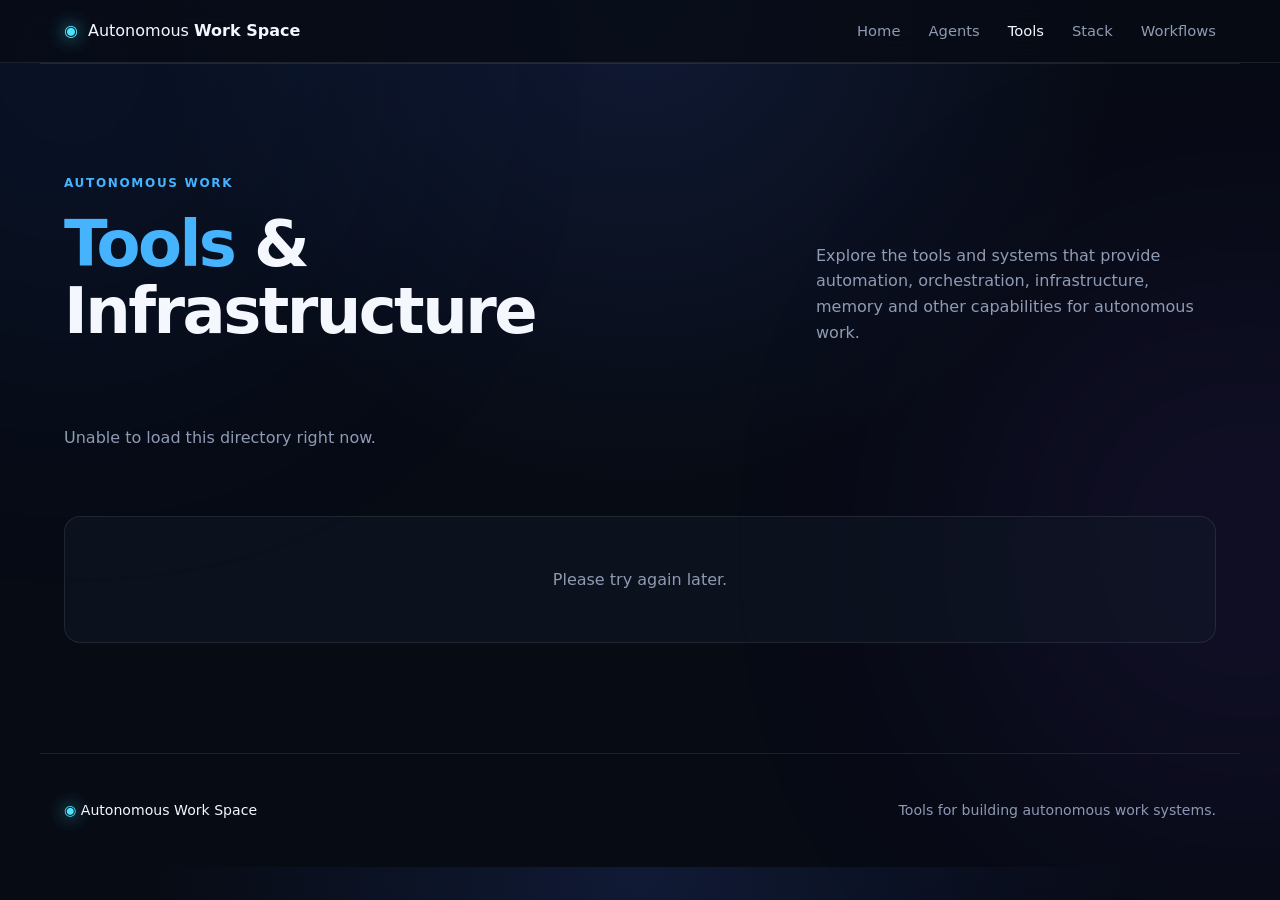
<file: tools.html>
<!DOCTYPE html>
<html lang="en">

<head>

  <meta charset="UTF-8" />

  <meta
    name="viewport"
    content="width=device-width, initial-scale=1.0"
  />

  <meta
    name="description"
    content="Discover tools for automation, orchestration, infrastructure, memory, databases, communication and autonomous workflows."
  />

  <title>Autonomous Work Tools | Autonomous Work Space</title>

  <link
    rel="stylesheet"
    href="style.css"
  />

</head>


<body>

  <!-- Background Effects -->

  <div class="background-glow glow-one"></div>
  <div class="background-glow glow-two"></div>


  <!-- Navigation -->

  <nav class="navbar">

    <div class="nav-container">

      <a
        href="index.html"
        class="brand"
      >

        <span class="brand-icon">
          ◉
        </span>

        <span>
          Autonomous
          <strong>Work Space</strong>
        </span>

      </a>


      <div class="nav-links">

        <a href="index.html">
          Home
        </a>

        <a href="agents.html">
          Agents
        </a>

        <a
          href="tools.html"
          class="active"
        >
          Tools
        </a>

        <a href="stack.html">
          Stack
        </a>

        <a href="workflows.html">
          Workflows
        </a>

      </div>

    </div>

  </nav>



  <main>

    <section class="section discoveries-section">


      <div class="section-header">

        <div>

          <div class="section-label">

            AUTONOMOUS WORK

          </div>


          <h1>

            <span>Tools</span> & Infrastructure

          </h1>

        </div>


        <p>

          Explore the tools and systems that provide
          automation, orchestration, infrastructure,
          memory and other capabilities for autonomous work.

        </p>

      </div>



      <div
        id="status"
        class="directory-status"
      >

        Loading tools...

      </div>


      <div
        class="filters"
        id="filters"
      ></div>


      <div
        class="discoveries-grid"
        id="items"
      ></div>


    </section>

  </main>



  <!-- Footer -->

  <footer>

    <div class="footer-brand">

      <span class="brand-icon">
        ◉
      </span>

      Autonomous Work Space

    </div>


    <p>

      Tools for building autonomous work systems.

    </p>

  </footer>



  <script>

    const WORKER_URL =
      "https://raspy-brook-525d.superagentic.workers.dev/";


    const ITEM_TYPE =
      "Tool";


    let allItems = [];

    let activeCategory =
      "All";



    function render(items) {

      const itemsEl =
        document.getElementById(
          "items"
        );


      if (!items.length) {

        itemsEl.innerHTML =
          '<div class="empty">No autonomous work tools found.</div>';

        return;

      }


      itemsEl.innerHTML =
        items.map(item => `

          <article class="discovery-card">

            <div class="discovery-top">

              <span class="discovery-category">

                ${item.Category ||
                  item.category ||
                  "Uncategorized"}

              </span>

              <span class="discovery-arrow">
                ↗
              </span>

            </div>


            <h3>

              ${item.Name ||
                item.name ||
                "Untitled"}

            </h3>


            <p>

              ${item.Description ||
                item.description ||
                ""}

            </p>


            <a
              href="${item.URL ||
                item.url ||
                "#"}"
              target="_blank"
              rel="noopener noreferrer"
            >

              Visit
              →

            </a>

          </article>

        `).join("");

    }



    function renderFilters(items) {

      const filtersEl =
        document.getElementById(
          "filters"
        );


      const categories =
        [
          ...new Set(

            items.map(item =>
              item.Category ||
              item.category ||
              "Uncategorized"
            )

          )
        ].sort();


      filtersEl.innerHTML =
        [
          "All",
          ...categories
        ].map(category => `

          <button
            class="filter ${
              category === activeCategory
                ? "active"
                : ""
            }"
            data-category="${category}"
            type="button"
          >

            ${category}

          </button>

        `).join("");


      filtersEl
        .querySelectorAll(".filter")
        .forEach(button => {

          button.addEventListener(
            "click",
            () => {

              activeCategory =
                button.dataset.category;


              filtersEl
                .querySelectorAll(".filter")
                .forEach(btn =>
                  btn.classList.toggle(
                    "active",
                    btn === button
                  )
                );


              const filtered =
                activeCategory === "All"

                  ? allItems

                  : allItems.filter(
                      item =>
                        (
                          item.Category ||
                          item.category ||
                          "Uncategorized"
                        ) === activeCategory
                    );


              render(filtered);

            }
          );

        });

    }



    async function loadItems() {

      const statusEl =
        document.getElementById(
          "status"
        );


      try {

        const response =
          await fetch(WORKER_URL);


        if (!response.ok) {

          throw new Error(
            "Network response was not ok"
          );

        }


        const data =
          await response.json();


        allItems =
          Array.isArray(data)

            ? data.filter(
                item =>
                  (
                    item.Type ||
                    item.type ||
                    ""
                  ) === ITEM_TYPE
              )

            : [];


        statusEl.textContent =
          `${allItems.length} tools`;


        renderFilters(allItems);

        render(allItems);


      }

      catch (error) {

        console.error(error);


        statusEl.textContent =
          "Unable to load this directory right now.";


        document.getElementById(
          "items"
        ).innerHTML =
          '<div class="empty">Please try again later.</div>';

      }

    }


    loadItems();

  </script>


</body>

</html>
</file>
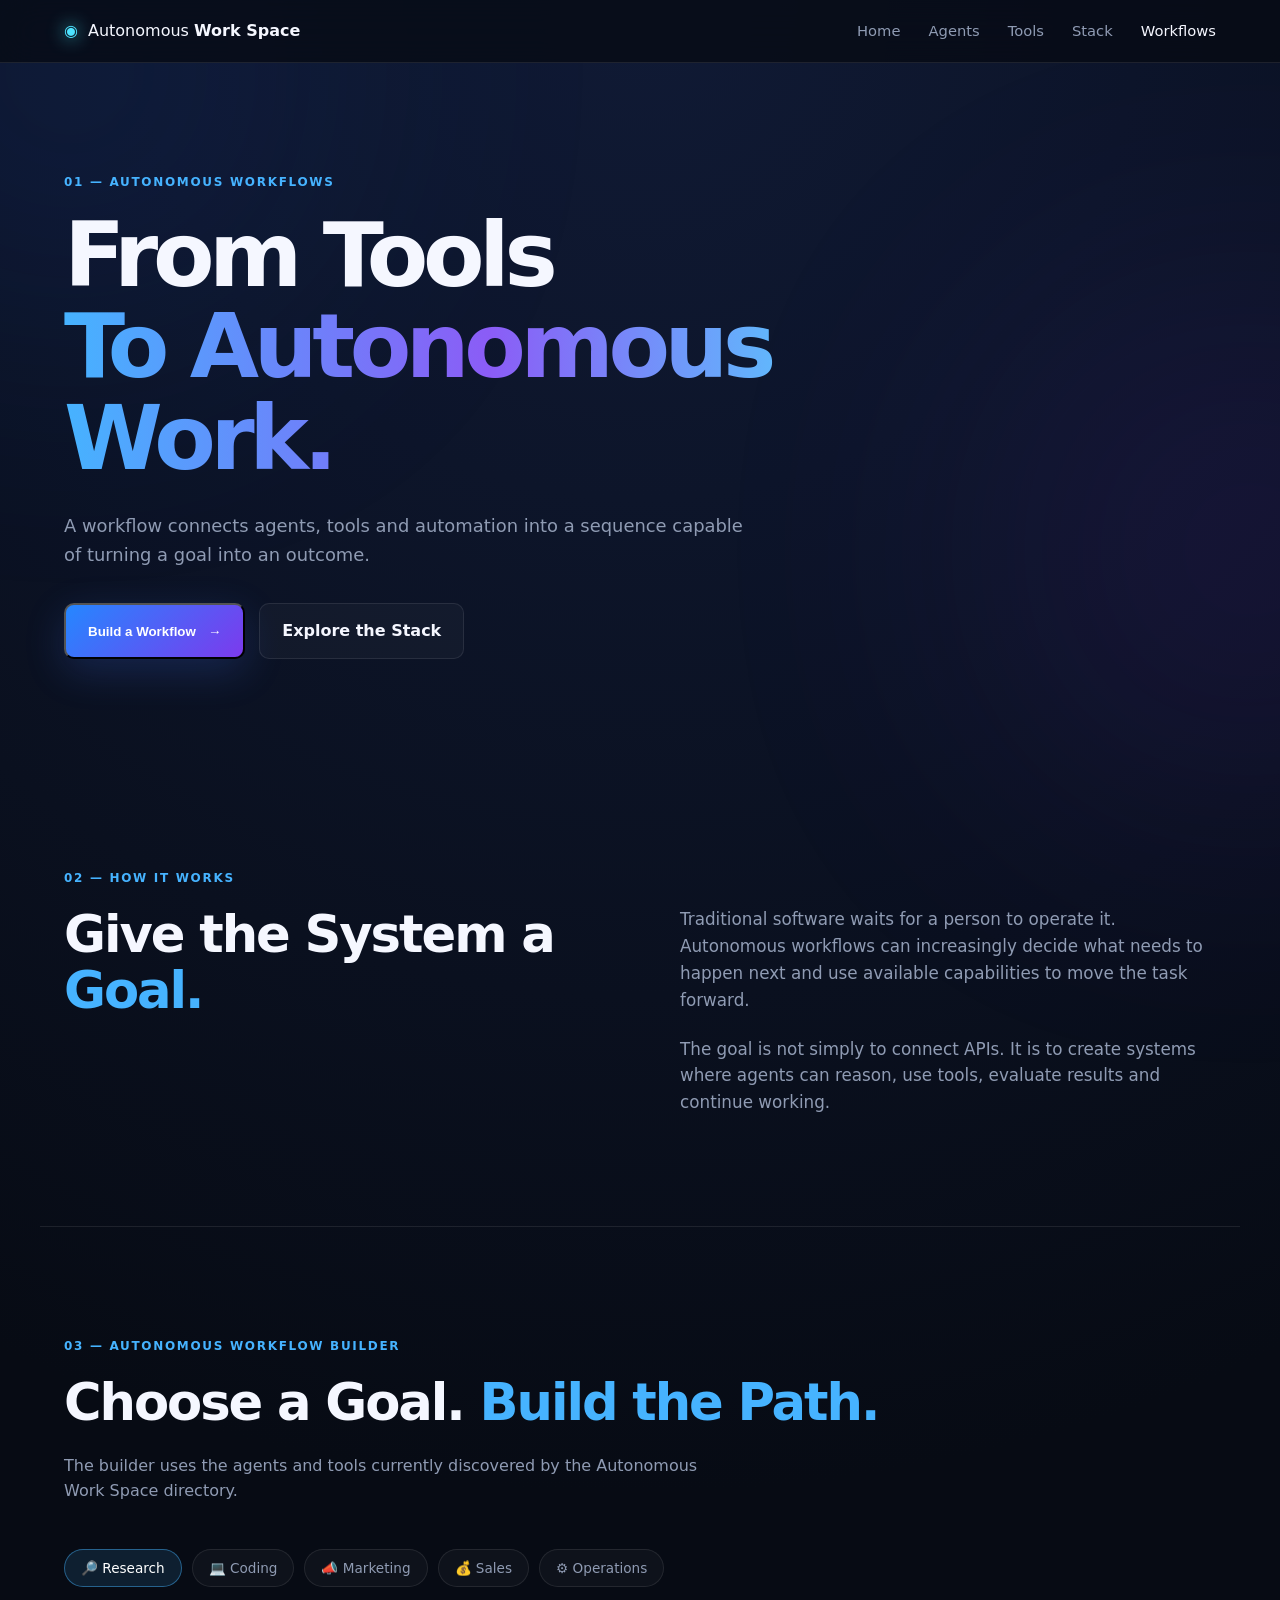
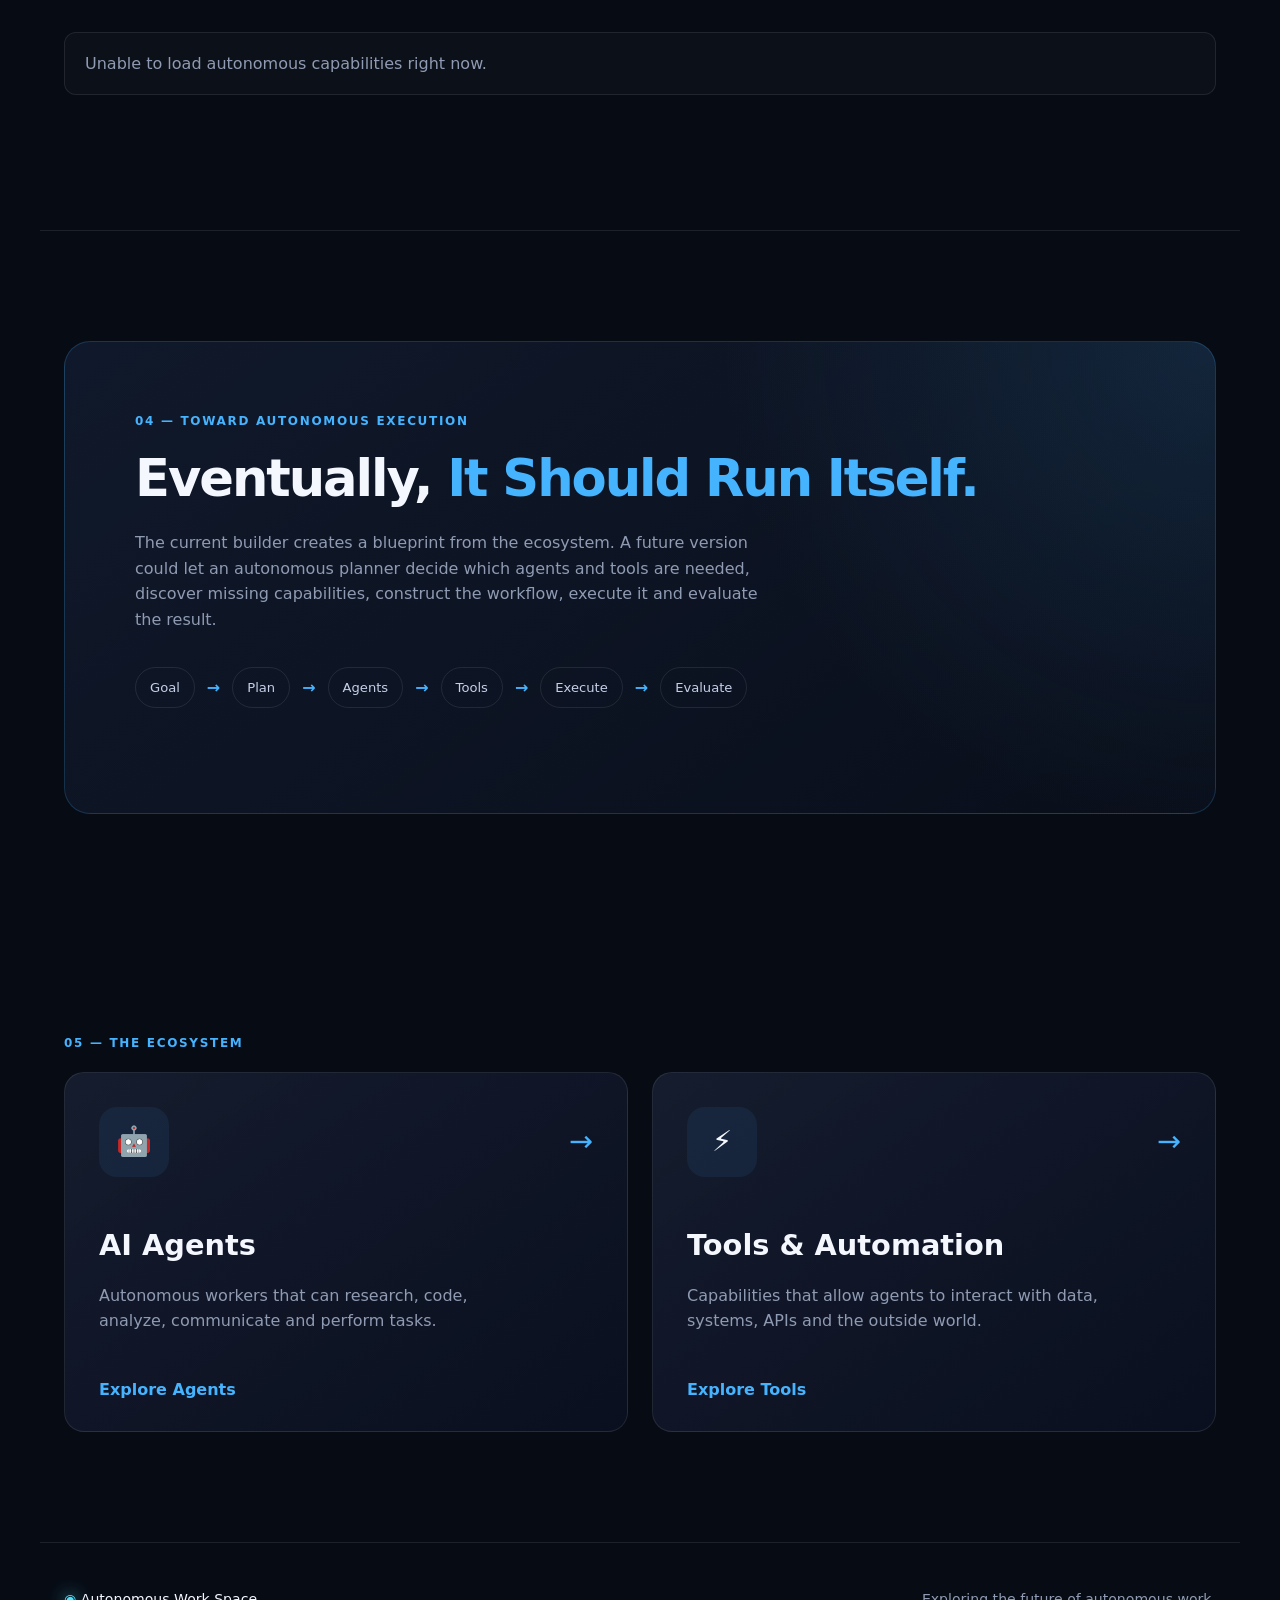
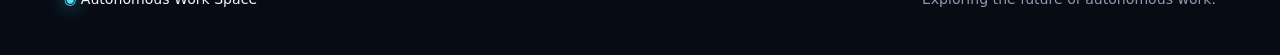
<file: workflows.html>
<!DOCTYPE html>

<html lang="en">
<head>
  <meta charset="UTF-8" />

<meta
 name="viewport"
 content="width=device-width, initial-scale=1.0"
/>

<meta
 name="description"
 content="Build autonomous workflows using AI agents, tools and automation."
/>

  <title>Autonomous Workflows | Autonomous Work Space</title>

  <link rel="stylesheet" href="style.css" />
</head>

<body>

  <div class="background-glow glow-one"></div>
  <div class="background-glow glow-two"></div>

  <nav class="navbar">


<div class="nav-container">

  <a href="index.html" class="brand">
    <span class="brand-icon">◉</span>

    <span>
      Autonomous
      <strong>Work Space</strong>
    </span>
  </a>

  <div class="nav-links">
    <a href="index.html">Home</a>
    <a href="agents.html">Agents</a>
    <a href="tools.html">Tools</a>
    <a href="stack.html">Stack</a>
    <a href="workflows.html" class="active">Workflows</a>
  </div>

</div>


  </nav>

  <main>


<!-- HERO -->

<section class="page-hero section">

  <div class="section-label">
    01 — AUTONOMOUS WORKFLOWS
  </div>

  <h1>
    From Tools
    <span>To Autonomous Work.</span>
  </h1>

  <p class="page-hero-description">
    A workflow connects agents, tools and automation
    into a sequence capable of turning a goal into an outcome.
  </p>

  <div class="hero-buttons">

    <button
      class="button button-primary"
      id="build-workflow"
    >
      Build a Workflow <span>→</span>
    </button>

    <a
      href="stack.html"
      class="button button-secondary"
    >
      Explore the Stack
    </a>

  </div>

</section>


<!-- CONCEPT -->

<section class="section">

  <div class="section-label">
    02 — HOW IT WORKS
  </div>

  <div class="intro-grid">

    <div>

      <h2>
        Give the System a
        <span>Goal.</span>
      </h2>

    </div>

    <div class="intro-text">

      <p>
        Traditional software waits for a person to operate it.
        Autonomous workflows can increasingly decide what
        needs to happen next and use available capabilities
        to move the task forward.
      </p>

      <p>
        The goal is not simply to connect APIs.
        It is to create systems where agents can reason,
        use tools, evaluate results and continue working.
      </p>

    </div>

  </div>

</section>


<!-- WORKFLOW BUILDER -->

<section class="section builder-section">

  <div class="section-label">
    03 — AUTONOMOUS WORKFLOW BUILDER
  </div>

  <h2>
    Choose a Goal.
    <span>Build the Path.</span>
  </h2>

  <p class="stack-intro">
    The builder uses the agents and tools currently
    discovered by the Autonomous Work Space directory.
  </p>


  <div class="goal-selector">

    <button class="goal-button active" data-goal="Research">
      🔎 Research
    </button>

    <button class="goal-button" data-goal="Coding">
      💻 Coding
    </button>

    <button class="goal-button" data-goal="Marketing">
      📣 Marketing
    </button>

    <button class="goal-button" data-goal="Sales">
      💰 Sales
    </button>

    <button class="goal-button" data-goal="Operations">
      ⚙️ Operations
    </button>

  </div>


  <div
    id="workflow-status"
    class="builder-status"
  >
    Loading autonomous capabilities...
  </div>


  <div
    id="generated-workflow"
    class="generated-workflow"
  ></div>

</section>


<!-- FUTURE AUTONOMY -->

<section class="section workflow-box-section">

  <div class="workflow-box">

    <div class="workflow-content">

      <div class="section-label">
        04 — TOWARD AUTONOMOUS EXECUTION
      </div>

      <h2>
        Eventually,
        <span>It Should Run Itself.</span>
      </h2>

      <p>
        The current builder creates a blueprint from the
        ecosystem. A future version could let an autonomous
        planner decide which agents and tools are needed,
        discover missing capabilities, construct the workflow,
        execute it and evaluate the result.
      </p>

      <div class="workflow-preview">

        <span>Goal</span>
        <b>→</b>

        <span>Plan</span>
        <b>→</b>

        <span>Agents</span>
        <b>→</b>

        <span>Tools</span>
        <b>→</b>

        <span>Execute</span>
        <b>→</b>

        <span>Evaluate</span>

      </div>

    </div>

  </div>

</section>


<!-- ECOSYSTEM -->

<section class="section">

  <div class="section-label">
    05 — THE ECOSYSTEM
  </div>

  <div class="explore-grid">

    <a
      href="agents.html"
      class="explore-card"
    >

      <div class="card-top">
        <div class="large-icon">🤖</div>
        <span class="arrow">→</span>
      </div>

      <h3>AI Agents</h3>

      <p>
        Autonomous workers that can research,
        code, analyze, communicate and perform tasks.
      </p>

      <div class="card-footer">
        Explore Agents
      </div>

    </a>


    <a
      href="tools.html"
      class="explore-card"
    >

      <div class="card-top">
        <div class="large-icon">⚡</div>
        <span class="arrow">→</span>
      </div>

      <h3>Tools & Automation</h3>

      <p>
        Capabilities that allow agents to interact
        with data, systems, APIs and the outside world.
      </p>

      <div class="card-footer">
        Explore Tools
      </div>

    </a>

  </div>

</section>


  </main>

  <footer>


<div class="footer-brand">
  <span class="brand-icon">◉</span>
  Autonomous Work Space
</div>

<p>
  Exploring the future of autonomous work.
</p>


  </footer>

  <script>

  const WORKER_URL =
    "https://raspy-brook-525d.superagentic.workers.dev/";

  let ecosystem = [];
  let activeGoal = "Research";
  let buildCounter = 0;
  let isBuilding = false;


  async function loadEcosystem() {

    const status =
      document.getElementById("workflow-status");

    status.textContent =
      "Ready to build from the current ecosystem.";

    try {

      const response =
        await fetch(WORKER_URL);

      if (!response.ok) {
        throw new Error("Unable to load ecosystem");
      }

      ecosystem =
        await response.json();

      if (!Array.isArray(ecosystem)) {
        ecosystem = [];
      }

      status.textContent =
        `${ecosystem.length} capabilities available.`;

    } catch (error) {

      console.error(error);

      ecosystem = [];

      status.textContent =
        "Unable to load autonomous capabilities right now.";

    }

  }


  function getItems(type, categories = []) {

    return ecosystem.filter(item => {

      const itemType =
        item.Type || item.type || "";

      const category =
        (item.Category || item.category || "")
          .toLowerCase();

      if (itemType !== type) {
        return false;
      }

      if (!categories.length) {
        return true;
      }

      return categories.some(
        keyword => category.includes(keyword)
      );

    });

  }


  function choose(items, count = 1) {

    if (!items.length) {
      return [];
    }

    const start =
      buildCounter % items.length;

    const rotated = [
      ...items.slice(start),
      ...items.slice(0, start)
    ];

    return rotated.slice(0, count);

  }


  function uniqueItems(items) {

    const seen = new Set();

    return items.filter(item => {

      const name =
        (item.Name || item.name || "")
          .toLowerCase();

      if (!name || seen.has(name)) {
        return false;
      }

      seen.add(name);

      return true;

    });

  }


  function getGoalCategories(goal) {

    const mapping = {

      Research: {
        agents: [
          "research",
          "data",
          "browser"
        ],
        tools: [
          "database",
          "integration",
          "memory",
          "productivity"
        ]
      },

      Coding: {
        agents: [
          "coding",
          "development"
        ],
        tools: [
          "development",
          "integration",
          "infrastructure"
        ]
      },

      Marketing: {
        agents: [
          "marketing",
          "research",
          "data"
        ],
        tools: [
          "automation",
          "communication",
          "integration"
        ]
      },

      Sales: {
        agents: [
          "sales",
          "research",
          "customer support"
        ],
        tools: [
          "communication",
          "automation",
          "integration"
        ]
      },

      Operations: {
        agents: [
          "operations",
          "productivity",
          "data"
        ],
        tools: [
          "automation",
          "orchestration",
          "monitoring"
        ]
      }

    };

    return mapping[goal] || mapping.Research;

  }


  async function buildWorkflow() {

    if (isBuilding) {
      return;
    }

    if (!ecosystem.length) {

      document
        .getElementById("workflow-status")
        .textContent =
          "No ecosystem data is available yet.";

      return;

    }


    isBuilding = true;
    buildCounter++;


    const output =
      document.getElementById("generated-workflow");

    const status =
      document.getElementById("workflow-status");


    status.textContent =
      `Planning an autonomous ${activeGoal.toLowerCase()} workflow...`;


    output.innerHTML = `
      <div class="builder-status">
        Analyzing agents, tools and capabilities...
      </div>
    `;


    await new Promise(
      resolve => setTimeout(resolve, 650)
    );


    const categories =
      getGoalCategories(activeGoal);


    const agents =
      uniqueItems(
        choose(
          getItems(
            "Agent",
            categories.agents
          ),
          3
        )
      );


    const tools =
      uniqueItems(
        choose(
          getItems(
            "Tool",
            categories.tools
          ),
          3
        )
      );


    /*
      If there are not enough goal-specific
      components, supplement them with the
      general ecosystem.
    */

    if (agents.length < 2) {

      agents.push(
        ...uniqueItems(
          choose(
            getItems("Agent"),
            3
          )
        ).filter(item =>
          !agents.some(
            existing =>
              (existing.Name || existing.name) ===
              (item.Name || item.name)
          )
        )
      );

    }


    if (tools.length < 2) {

      tools.push(
        ...uniqueItems(
          choose(
            getItems("Tool"),
            3
          )
        ).filter(item =>
          !tools.some(
            existing =>
              (existing.Name || existing.name) ===
              (item.Name || item.name)
          )
        )
      );

    }


    const stages = [

      {
        number: "01",
        icon: "🎯",
        name: "Define the Goal",
        description:
          `Set the objective for the ${activeGoal.toLowerCase()} system.`
      },

      {
        number: "02",
        icon: "🔎",
        name: "Research & Analyze",
        description:
          "Gather the information required to understand the task."
      },

      {
        number: "03",
        icon: "🤖",
        name: "Agent Work",
        description:
          "Assign the most relevant autonomous agents."
      },

      {
        number: "04",
        icon: "⚡",
        name: "Use Tools",
        description:
          "Provide agents with the capabilities needed to act."
      },

      {
        number: "05",
        icon: "🔄",
        name: "Evaluate",
        description:
          "Check the result and determine whether another action is required."
      },

      {
        number: "06",
        icon: "✓",
        name: "Deliver Result",
        description:
          "Produce the final outcome for the original goal."
      }

    ];


    output.innerHTML = `

      <div class="workflow-goal">

        <span>GOAL</span>

        <strong>
          Autonomous ${activeGoal} Workflow
        </strong>

      </div>


      <div class="workflow-stages">

        ${stages.map(stage => `

          <div class="workflow-stage">

            <div class="workflow-stage-number">
              ${stage.number}
            </div>

            <div class="workflow-stage-icon">
              ${stage.icon}
            </div>

            <div class="workflow-stage-content">

              <h3>
                ${stage.name}
              </h3>

              <p>
                ${stage.description}
              </p>

            </div>

          </div>

        `).join("")}

      </div>


      <div class="workflow-components">

        <div class="component-panel">

          <div class="section-label">
            SELECTED AGENTS
          </div>

          ${
            agents.length
              ? agents.slice(0, 3).map(item => `

                  <div class="component-item">

                    <strong>
                      ${item.Name || item.name || "Unnamed"}
                    </strong>

                    <span>
                      ${item.Category || item.category || "Agent"}
                    </span>

                  </div>

                `).join("")
              : `
                  <div class="generated-empty">
                    No matching agents discovered yet.
                  </div>
                `
          }

        </div>


        <div class="component-panel">

          <div class="section-label">
            SELECTED TOOLS
          </div>

          ${
            tools.length
              ? tools.slice(0, 3).map(item => `

                  <div class="component-item">

                    <strong>
                      ${item.Name || item.name || "Unnamed"}
                    </strong>

                    <span>
                      ${item.Category || item.category || "Tool"}
                    </span>

                  </div>

                `).join("")
              : `
                  <div class="generated-empty">
                    No matching tools discovered yet.
                  </div>
                `
          }

        </div>

      </div>


      <div class="workflow-build-summary">

        <span>
          AUTONOMOUS PLAN
        </span>

        <p>
          This workflow was assembled from the
          ${ecosystem.length} agents and tools currently
          available in the Autonomous Work Space ecosystem.
        </p>

      </div>

    `;


    status.textContent =
      `Workflow built using ${activeGoal.toLowerCase()} capabilities.`;


    isBuilding = false;

  }


  document
    .querySelectorAll(".goal-button")
    .forEach(button => {

      button.addEventListener(
        "click",
        () => {

          document
            .querySelectorAll(".goal-button")
            .forEach(btn =>
              btn.classList.remove("active")
            );

          button.classList.add("active");

          activeGoal =
            button.dataset.goal;

          /*
            Changing the goal rebuilds the
            workflow automatically.
          */

          buildWorkflow();

        }
      );

    });


  document
    .getElementById("build-workflow")
    .addEventListener(
      "click",
      buildWorkflow
    );


  loadEcosystem();

</script>
    
</body>
</html>
</file>
<file: style.css>
/* =========================================
   AUTONOMOUS WORK SPACE
   FUTURISTIC DARK DESIGN
========================================= */

:root {

  --bg:
    #070b14;

  --bg-secondary:
    #0b1020;

  --surface:
    rgba(17, 24, 39, 0.65);

  --surface-strong:
    #101827;

  --text:
    #f5f7ff;

  --muted:
    #8f9bb3;

  --blue:
    #46b3ff;

  --purple:
    #8b5cf6;

  --cyan:
    #4de3ff;

  --border:
    rgba(255, 255, 255, 0.09);

  --glow:
    0 0 60px
    rgba(70, 179, 255, 0.16);

}


/* =========================================
   RESET
========================================= */


* {

  margin: 0;

  padding: 0;

  box-sizing: border-box;

}


html {

  scroll-behavior: smooth;

}


body {

  font-family:

    Inter,
    system-ui,
    -apple-system,
    BlinkMacSystemFont,
    "Segoe UI",
    sans-serif;

  background:

    radial-gradient(
      circle at top,
      #101a35 0%,
      #070b14 45%
    );

  color:
    var(--text);

  line-height:
    1.6;

  overflow-x:
    hidden;

}


a {

  color:
    inherit;

  text-decoration:
    none;

}


main {

  position:
    relative;

  z-index:
    2;

}


/* =========================================
   BACKGROUND
========================================= */


.background-glow {

  position:
    fixed;

  width:
    500px;

  height:
    500px;

  border-radius:
    50%;

  filter:
    blur(140px);

  opacity:
    0.12;

  pointer-events:
    none;

  z-index:
    0;

}


.glow-one {

  background:
    #2563eb;

  top:
    -180px;

  left:
    -180px;

}


.glow-two {

  background:
    #7c3aed;

  right:
    -220px;

  top:
    300px;

}


/* =========================================
   NAVIGATION
========================================= */


.navbar {

  position:
    sticky;

  top:
    0;

  z-index:
    100;

  background:
    rgba(7, 11, 20, 0.78);

  backdrop-filter:
    blur(18px);

  border-bottom:
    1px solid var(--border);

}


.nav-container {

  max-width:
    1200px;

  margin:
    auto;

  padding:
    18px 24px;

  display:
    flex;

  justify-content:
    space-between;

  align-items:
    center;

}


.brand {

  display:
    flex;

  align-items:
    center;

  gap:
    10px;

  font-size:
    1rem;

  font-weight:
    500;

}


.brand strong {

  font-weight:
    700;

}


.brand-icon {

  color:
    var(--cyan);

  text-shadow:
    0 0 18px
    var(--cyan);

}


.nav-links {

  display:
    flex;

  gap:
    28px;

  align-items:
    center;

}


.nav-links a {

  color:
    var(--muted);

  font-size:
    0.92rem;

  transition:
    0.25s;

}


.nav-links a:hover,
.nav-links .active {

  color:
    var(--text);

}


/* =========================================
   HERO
========================================= */


.hero {

  max-width:
    1200px;

  margin:
    auto;

  min-height:
    720px;

  padding:
    100px 24px;

  display:
    grid;

  grid-template-columns:
    1.15fr 0.85fr;

  align-items:
    center;

  gap:
    60px;

}


.eyebrow {

  display:
    inline-flex;

  align-items:
    center;

  gap:
    10px;

  padding:
    8px 14px;

  border:
    1px solid
    rgba(70, 179, 255, 0.18);

  background:
    rgba(70, 179, 255, 0.06);

  border-radius:
    999px;

  color:
    #a8d8ff;

  font-size:
    0.8rem;

  margin-bottom:
    26px;

}


.pulse {

  width:
    8px;

  height:
    8px;

  background:
    #52f5a3;

  border-radius:
    50%;

  box-shadow:
    0 0 12px
    #52f5a3;

}


.hero h1 {

  font-size:
    clamp(
      3.2rem,
      7vw,
      6.5rem
    );

  line-height:
    1.02;

  letter-spacing:
    -0.06em;

  max-width:
    760px;

}


.hero h1 span {

  display:
    block;

  background:

    linear-gradient(
      90deg,
      var(--blue),
      var(--purple),
      var(--cyan)
    );

  -webkit-background-clip:
    text;

  -webkit-text-fill-color:
    transparent;

}


.hero-description {

  max-width:
    610px;

  color:
    var(--muted);

  font-size:
    1.15rem;

  margin-top:
    28px;

}


.hero-buttons {

  display:
    flex;

  gap:
    14px;

  flex-wrap:
    wrap;

  margin-top:
    34px;

}


.button {

  display:
    inline-flex;

  align-items:
    center;

  justify-content:
    center;

  gap:
    12px;

  padding:
    14px 22px;

  border-radius:
    10px;

  font-weight:
    600;

  transition:
    0.25s;

}


.button-primary {

  color:
    white;

  background:

    linear-gradient(
      135deg,
      #2587ff,
      #7c3aed
    );

  box-shadow:
    0 12px 40px
    rgba(70, 120, 255, 0.2);

}


.button-primary:hover {

  transform:
    translateY(-2px);

  box-shadow:
    0 18px 50px
    rgba(70, 120, 255, 0.35);

}


.button-secondary {

  border:
    1px solid var(--border);

  background:
    rgba(255, 255, 255, 0.03);

}


.button-secondary:hover {

  border-color:
    rgba(70, 179, 255, 0.4);

  background:
    rgba(70, 179, 255, 0.06);

}


/* =========================================
   HERO VISUAL
========================================= */


.hero-visual {

  display:
    flex;

  justify-content:
    center;

  align-items:
    center;

}


.orbital-system {

  position:
    relative;

  width:
    400px;

  height:
    400px;

}


.orbit {

  position:
    absolute;

  top:
    50%;

  left:
    50%;

  border:
    1px solid
    rgba(70, 179, 255, 0.2);

  border-radius:
    50%;

  transform:
    translate(-50%, -50%);

}


.orbit-one {

  width:
    140px;

  height:
    140px;

}


.orbit-two {

  width:
    250px;

  height:
    250px;

}


.orbit-three {

  width:
    370px;

  height:
    370px;

  border-color:
    rgba(139, 92, 246, 0.16);

}


.core {

  position:
    absolute;

  top:
    50%;

  left:
    50%;

  transform:
    translate(-50%, -50%);

  width:
    95px;

  height:
    95px;

  display:
    flex;

  align-items:
    center;

  justify-content:
    center;

  border-radius:
    50%;

  background:

    radial-gradient(
      circle,
      #233d7a,
      #111827
    );

  border:
    1px solid
    rgba(70, 179, 255, 0.4);

  box-shadow:
    var(--glow);

  font-weight:
    700;

  font-size:
    1.3rem;

}


.node {

  position:
    absolute;

  width:
    56px;

  height:
    56px;

  display:
    flex;

  align-items:
    center;

  justify-content:
    center;

  border-radius:
    16px;

  background:
    rgba(16, 24, 39, 0.9);

  border:
    1px solid var(--border);

  box-shadow:
    0 10px 40px
    rgba(0, 0, 0, 0.35);

  font-size:
    1.4rem;

}


.node-one {

  top:
    20px;

  left:
    175px;

}


.node-two {

  right:
    10px;

  top:
    175px;

}


.node-three {

  bottom:
    20px;

  left:
    175px;

}


.node-four {

  left:
    10px;

  top:
    175px;

  color:
    var(--cyan);

}


/* =========================================
   SECTIONS
========================================= */


.section {

  max-width:
    1200px;

  margin:
    auto;

  padding:
    110px 24px;

}


.section-label {

  color:
    var(--blue);

  font-size:
    0.75rem;

  font-weight:
    700;

  letter-spacing:
    0.14em;

  margin-bottom:
    18px;

}


.section h2 {

  font-size:
    clamp(
      2.3rem,
      4vw,
      4.2rem
    );

  line-height:
    1.1;

  letter-spacing:
    -0.04em;

}


.section h2 span {

  color:
    var(--blue);

}


.intro-section {

  border-top:
    1px solid var(--border);

}


.intro-grid {

  display:
    grid;

  grid-template-columns:
    1fr 1fr;

  gap:
    80px;

}


.intro-text {

  color:
    var(--muted);

  font-size:
    1.05rem;

}


.intro-text p + p {

  margin-top:
    22px;

}


/* =========================================
   SECTION HEADER
========================================= */


.section-header {

  display:
    flex;

  justify-content:
    space-between;

  align-items:
    flex-end;

  gap:
    40px;

  margin-bottom:
    50px;

}


.section-header > p {

  max-width:
    400px;

  color:
    var(--muted);

}


.text-link {

  color:
    var(--blue);

  white-space:
    nowrap;

}


/* =========================================
   EXPLORE CARDS
========================================= */


.explore-grid {

  display:
    grid;

  grid-template-columns:
    repeat(2, 1fr);

  gap:
    24px;

}


.explore-card {

  position:
    relative;

  min-height:
    360px;

  padding:
    34px;

  border:
    1px solid var(--border);

  border-radius:
    20px;

  background:

    linear-gradient(
      145deg,
      rgba(24, 33, 53, 0.8),
      rgba(11, 16, 32, 0.9)
    );

  transition:
    0.3s;

  overflow:
    hidden;

}


.explore-card:hover {

  transform:
    translateY(-7px);

  border-color:
    rgba(70, 179, 255, 0.45);

  box-shadow:
    var(--glow);

}


.card-top {

  display:
    flex;

  justify-content:
    space-between;

  align-items:
    center;

}


.large-icon {

  width:
    70px;

  height:
    70px;

  display:
    flex;

  align-items:
    center;

  justify-content:
    center;

  background:
    rgba(70, 179, 255, 0.08);

  border-radius:
    18px;

  font-size:
    1.8rem;

}


.arrow {

  color:
    var(--blue);

  font-size:
    1.8rem;

}


.explore-card h3 {

  font-size:
    1.8rem;

  margin-top:
    45px;

}


.explore-card p {

  color:
    var(--muted);

  margin-top:
    15px;

  max-width:
    440px;

}


.card-footer {

  position:
    absolute;

  bottom:
    30px;

  color:
    var(--blue);

  font-weight:
    600;

}


/* =========================================
   STACK
========================================= */


.stack-section {

  border-top:
    1px solid var(--border);

}


.stack-intro {

  color:
    var(--muted);

  max-width:
    650px;

  margin-top:
    22px;

}


.stack-container {

  max-width:
    800px;

  margin:
    70px auto 0;

}


.stack-item {

  display:
    grid;

  grid-template-columns:
    50px 70px 1fr;

  gap:
    20px;

  align-items:
    center;

}


.stack-number {

  color:
    rgba(255, 255, 255, 0.22);

  font-size:
    0.8rem;

}


.stack-icon {

  width:
    64px;

  height:
    64px;

  display:
    flex;

  align-items:
    center;

  justify-content:
    center;

  background:
    rgba(70, 179, 255, 0.07);

  border:
    1px solid var(--border);

  border-radius:
    16px;

  font-size:
    1.5rem;

}


.stack-content h3 {

  font-size:
    1.2rem;

}


.stack-content p {

  color:
    var(--muted);

  font-size:
    0.92rem;

}


.stack-line {

  height:
    35px;

  width:
    1px;

  background:

    linear-gradient(
      var(--blue),
      transparent
    );

  margin-left:
    84px;

  opacity:
    0.45;

}


/* =========================================
   DISCOVERIES
========================================= */


.discoveries-section {

  border-top:
    1px solid var(--border);

}


.directory-status {

  color:
    var(--muted);

  padding:
    30px 0;

}


.discoveries-grid {

  display:
    grid;

  grid-template-columns:
    repeat(3, 1fr);

  gap:
    20px;

}


.discovery-card {

  display:
    flex;

  flex-direction:
    column;

  min-height:
    250px;

  padding:
    25px;

  background:
    rgba(16, 24, 39, 0.7);

  border:
    1px solid var(--border);

  border-radius:
    16px;

  transition:
    0.25s;

}


.discovery-card:hover {

  border-color:
    rgba(70, 179, 255, 0.4);

  transform:
    translateY(-4px);

}


.discovery-top {

  display:
    flex;

  justify-content:
    space-between;

  align-items:
    center;

}


.discovery-category {

  padding:
    5px 10px;

  border-radius:
    999px;

  background:
    rgba(70, 179, 255, 0.09);

  color:
    var(--blue);

  font-size:
    0.72rem;

}


.discovery-arrow {

  color:
    var(--muted);

}


.discovery-card h3 {

  font-size:
    1.25rem;

  margin-top:
    28px;

}


.discovery-card p {

  color:
    var(--muted);

  font-size:
    0.9rem;

  margin-top:
    10px;

}


.discovery-card a {

  margin-top:
    auto;

  padding-top:
    22px;

  color:
    var(--blue);

  font-weight:
    600;

  font-size:
    0.9rem;

}


/* =========================================
   WORKFLOW
========================================= */


.workflows-section {

  border-top:
    1px solid var(--border);

}


.workflow-box {

  position:
    relative;

  padding:
    70px;

  border-radius:
    26px;

  border:
    1px solid
    rgba(70, 179, 255, 0.2);

  background:

    radial-gradient(
      circle at top right,
      rgba(70, 179, 255, 0.12),
      transparent 40%
    ),

    linear-gradient(
      145deg,
      #10192b,
      #090e1a
    );

  overflow:
    hidden;

}


.workflow-content {

  max-width:
    850px;

}


.workflow-content > p {

  color:
    var(--muted);

  max-width:
    650px;

  margin-top:
    24px;

}


.workflow-preview {

  display:
    flex;

  flex-wrap:
    wrap;

  gap:
    12px;

  align-items:
    center;

  margin:
    35px 0;

}


.workflow-preview span {

  padding:
    9px 14px;

  border:
    1px solid var(--border);

  border-radius:
    999px;

  color:
    #c5d0e8;

  font-size:
    0.82rem;

}


.workflow-preview b {

  color:
    var(--blue);

}


/* =========================================
   FOOTER
========================================= */


footer {

  max-width:
    1200px;

  margin:
    auto;

  padding:
    45px 24px;

  display:
    flex;

  justify-content:
    space-between;

  border-top:
    1px solid var(--border);

  color:
    var(--muted);

  font-size:
    0.88rem;

}


.footer-brand {

  color:
    var(--text);

}


/* =========================================
   RESPONSIVE
========================================= */


@media (
  max-width: 900px
) {

  .hero {

    grid-template-columns:
      1fr;

    padding-top:
      80px;

  }


  .hero-visual {

    order:
      -1;

  }


  .orbital-system {

    width:
      300px;

    height:
      300px;

    transform:
      scale(0.8);

  }


  .intro-grid {

    grid-template-columns:
      1fr;

    gap:
      30px;

  }


  .section-header {

    flex-direction:
      column;

    align-items:
      flex-start;

  }


  .discoveries-grid {

    grid-template-columns:
      repeat(2, 1fr);

  }

}


@media (
  max-width: 700px
) {

  .navbar {

    position:
      relative;

  }


  .nav-container {

    flex-direction:
      column;

    gap:
      18px;

  }


  .nav-links {

    gap:
      15px;

    flex-wrap:
      wrap;

    justify-content:
      center;

  }


  .hero {

    min-height:
      auto;

    padding:
      60px 20px 90px;

  }


  .hero h1 {

    font-size:
      3.3rem;

  }


  .hero-visual {

    display:
      none;

  }


  .section {

    padding:
      80px 20px;

  }


  .explore-grid {

    grid-template-columns:
      1fr;

  }


  .discoveries-grid {

    grid-template-columns:
      1fr;

  }


  .workflow-box {

    padding:
      35px 24px;

  }


  .workflow-preview {

    flex-direction:
      column;

    align-items:
      flex-start;

  }


  .workflow-preview b {

    transform:
      rotate(90deg);

  }


  footer {

    flex-direction:
      column;

    gap:
      12px;

  }

  }

/* =========================================
   ADDITIONAL NAV / PAGE ELEMENTS
========================================= */

.section-action {
  margin-top: 65px;
  text-align: center;
}

.latest-links {
  display: flex;
  gap: 22px;
  align-items: center;
}

.filters {
  display: flex;
  flex-wrap: wrap;
  gap: 10px;
  margin-bottom: 35px;
}

.filter {
  border: 1px solid var(--border);
  background: rgba(255, 255, 255, 0.03);
  color: var(--muted);
  padding: 8px 15px;
  border-radius: 999px;
  font-family: inherit;
  font-size: 0.82rem;
  cursor: pointer;
  transition: 0.25s;
}

.filter:hover {
  color: var(--text);
  border-color: rgba(70, 179, 255, 0.35);
  background: rgba(70, 179, 255, 0.06);
}

.filter.active {
  color: white;
  border-color: rgba(70, 179, 255, 0.45);
  background: rgba(70, 179, 255, 0.12);
}

.empty {
  grid-column: 1 / -1;
  padding: 50px 20px;
  text-align: center;
  color: var(--muted);
  border: 1px solid var(--border);
  border-radius: 16px;
  background: rgba(16, 24, 39, 0.5);
}

.discoveries-section > .section-header h1 {
  font-size: clamp(2.5rem, 5vw, 4.5rem);
  line-height: 1.05;
  letter-spacing: -0.04em;
}

.discoveries-section > .section-header h1 span {
  color: var(--blue);
}


/* =========================================
   EXPLORE CARD SPACING
========================================= */

.explore-card p {
  margin-bottom: 35px;
}

.explore-card .card-footer {
  bottom: 28px;
}


/* =========================================
   STACK BUTTON SPACING
========================================= */

.section-action {
  margin-top: 70px;
}


/* =========================================
   MOBILE
========================================= */

@media (max-width: 700px) {

  .latest-links {
    gap: 16px;
  }

  .section-action {
    margin-top: 55px;
    text-align: left;
  }

}

/* =========================================
STACK / WORKFLOW PAGES
========================================= */

.page-hero {
min-height: auto;
padding-top: 110px;
padding-bottom: 100px;
}

.page-hero h1 {
font-size: clamp(3rem, 7vw, 6rem);
line-height: 1.02;
letter-spacing: -0.06em;
max-width: 850px;
}

.page-hero h1 span {
display: block;
background:
linear-gradient(
90deg,
var(--blue),
var(--purple),
var(--cyan)
);
-webkit-background-clip: text;
-webkit-text-fill-color: transparent;
}

.page-hero-description {
max-width: 700px;
color: var(--muted);
font-size: 1.12rem;
margin-top: 28px;
}

.builder-section {
border-top: 1px solid var(--border);
}

.builder-header {
max-width: 850px;
}

.builder-header p {
color: var(--muted);
margin-top: 22px;
max-width: 680px;
}

.builder-status {
margin-top: 45px;
padding: 18px 20px;
border: 1px solid var(--border);
border-radius: 12px;
background: rgba(255,255,255,0.025);
color: var(--muted);
}

.generated-stack {
margin-top: 24px;
display: grid;
gap: 14px;
}

.generated-layer {
padding: 24px;
border: 1px solid var(--border);
border-radius: 16px;
background: rgba(16, 24, 39, 0.65);
}

.generated-layer-head {
display: grid;
grid-template-columns: 45px 58px 1fr;
gap: 18px;
align-items: center;
}

.generated-number {
color: rgba(255,255,255,0.25);
font-size: 0.8rem;
}

.generated-icon {
width: 58px;
height: 58px;
display: flex;
align-items: center;
justify-content: center;
border-radius: 15px;
background: rgba(70,179,255,0.07);
border: 1px solid var(--border);
font-size: 1.35rem;
}

.generated-layer h3 {
font-size: 1.15rem;
}

.generated-layer-head p {
color: var(--muted);
font-size: 0.85rem;
margin-top: 3px;
}

.generated-items {
margin-top: 18px;
display: grid;
gap: 8px;
padding-left: 121px;
}

.generated-item,
.component-item {
display: flex;
justify-content: space-between;
align-items: center;
gap: 15px;
padding: 11px 14px;
border: 1px solid var(--border);
border-radius: 10px;
background: rgba(255,255,255,0.025);
}

.generated-item strong,
.component-item strong {
font-size: 0.88rem;
}

.generated-item span,
.component-item span {
color: var(--muted);
font-size: 0.75rem;
}

.generated-empty {
color: var(--muted);
font-size: 0.85rem;
padding: 10px 0;
}

.workflow-box-section {
border-top: 1px solid var(--border);
}

.goal-selector {
display: flex;
flex-wrap: wrap;
gap: 10px;
margin-top: 45px;
}

.goal-button {
border: 1px solid var(--border);
background: rgba(255,255,255,0.03);
color: var(--muted);
padding: 10px 16px;
border-radius: 999px;
font-family: inherit;
font-size: 0.85rem;
cursor: pointer;
transition: 0.25s;
}

.goal-button:hover {
color: var(--text);
border-color: rgba(70,179,255,0.35);
}

.goal-button.active {
color: white;
border-color: rgba(70,179,255,0.45);
background: rgba(70,179,255,0.12);
}

.generated-workflow {
margin-top: 25px;
}

.workflow-goal {
display: flex;
align-items: center;
gap: 18px;
padding: 20px 24px;
border: 1px solid rgba(70,179,255,0.2);
border-radius: 14px;
background: rgba(70,179,255,0.05);
}

.workflow-goal span {
color: var(--blue);
font-size: 0.7rem;
font-weight: 700;
letter-spacing: 0.12em;
}

.workflow-goal strong {
font-size: 1rem;
}

.workflow-stages {
margin-top: 20px;
display: grid;
gap: 10px;
}

.workflow-stage {
display: grid;
grid-template-columns: 45px 58px 1fr;
gap: 18px;
align-items: center;
padding: 20px 24px;
border: 1px solid var(--border);
border-radius: 14px;
background: rgba(16,24,39,0.65);
}

.workflow-stage-number {
color: rgba(255,255,255,0.25);
font-size: 0.8rem;
}

.workflow-stage-icon {
width: 58px;
height: 58px;
display: flex;
align-items: center;
justify-content: center;
border-radius: 15px;
background: rgba(70,179,255,0.07);
border: 1px solid var(--border);
font-size: 1.3rem;
}

.workflow-stage h3 {
font-size: 1rem;
}

.workflow-stage p {
color: var(--muted);
font-size: 0.85rem;
margin-top: 3px;
}

.workflow-components {
display: grid;
grid-template-columns: 1fr 1fr;
gap: 20px;
margin-top: 25px;
}

.component-panel {
padding: 24px;
border: 1px solid var(--border);
border-radius: 16px;
background: rgba(16,24,39,0.55);
}

.component-panel .section-label {
margin-bottom: 15px;
}

.component-item + .component-item {
margin-top: 8px;
}

@media (max-width: 700px) {

.page-hero {
padding-top: 70px;
padding-bottom: 70px;
}

.page-hero h1 {
font-size: 3.2rem;
}

.generated-layer-head,
.workflow-stage {
grid-template-columns: 38px 52px 1fr;
gap: 12px;
}

.generated-icon,
.workflow-stage-icon {
width: 52px;
height: 52px;
}

.generated-items {
padding-left: 0;
}

.workflow-components {
grid-template-columns: 1fr;
}

.workflow-goal {
align-items: flex-start;
flex-direction: column;
gap: 8px;
}

}
.generated-item-category {
color: var(--muted);
font-size: 0.72rem;
margin-top: 3px;
}

.workflow-build-summary {
margin-top: 25px;
padding: 22px 24px;
border: 1px solid rgba(70, 179, 255, 0.16);
border-radius: 14px;
background: rgba(70, 179, 255, 0.035);
}

.workflow-build-summary > span {
color: var(--blue);
font-size: 0.7rem;
font-weight: 700;
letter-spacing: 0.12em;
}

.workflow-build-summary p {
color: var(--muted);
margin-top: 8px;
font-size: 0.88rem;
}

/* =========================================================
   STACK BUILDER V3.1
   ========================================================= */

.builder-progress {
  display: grid;
  gap: 12px;
  margin-top: 25px;
  padding: 24px;
  border: 1px solid rgba(70, 179, 255, 0.16);
  border-radius: 14px;
  background: rgba(70, 179, 255, 0.035);
}

.builder-progress div {
  color: var(--muted);
  font-size: 0.9rem;
}

.builder-result-section {
  margin-bottom: 55px;
}

.builder-result-label {
  color: var(--blue);
  font-size: 0.7rem;
  font-weight: 700;
  letter-spacing: 0.12em;
  margin-bottom: 12px;
}

.capability-heading {
  margin-top: 35px;
}

.builder-capabilities {
  display: grid;
  gap: 12px;
  margin-top: 18px;
}

.builder-capability {
  padding: 16px 18px;
  border: 1px solid rgba(255,255,255,0.08);
  border-radius: 12px;
  background: rgba(255,255,255,0.025);
}

.builder-capability strong {
  display: block;
  margin-bottom: 5px;
}

.builder-capability span {
  color: var(--muted);
  font-size: 0.86rem;
  line-height: 1.6;
}

.stack-layer {
  margin-bottom: 30px;
  padding: 28px;
  border: 1px solid rgba(255,255,255,0.08);
  border-radius: 16px;
  background: rgba(255,255,255,0.02);
}

.stack-layer-number {
  color: var(--blue);
  font-size: 0.68rem;
  font-weight: 700;
  letter-spacing: 0.12em;
  margin-bottom: 12px;
}

.stack-layer h3 {
  margin-bottom: 10px;
}

.stack-layer-purpose {
  color: var(--muted);
  line-height: 1.7;
}

.stack-layer-why {
  margin-top: 20px;
  padding: 16px 18px;
  border-left: 2px solid var(--blue);
  color: var(--muted);
  line-height: 1.7;
}

.stack-layer-why strong {
  color: var(--text);
}

.stack-components {
  margin-top: 25px;
}

.stack-components h4 {
  margin-bottom: 12px;
}

.stack-component {
  margin-top: 10px;
  padding: 16px 18px;
  border: 1px solid rgba(255,255,255,0.07);
  border-radius: 12px;
}

.stack-component p {
  margin-top: 7px;
  color: var(--muted);
  font-size: 0.86rem;
  line-height: 1.6;
}

.builder-improvements {
  padding: 28px;
  border: 1px solid rgba(70,179,255,0.15);
  border-radius: 16px;
  background: rgba(70,179,255,0.025);
}

.builder-improvement-list {
  display: grid;
  gap: 12px;
  margin-top: 20px;
}

.builder-improvement {
  display: grid;
  grid-template-columns: 110px 1fr;
  gap: 18px;
  padding: 16px 0;
  border-bottom: 1px solid rgba(255,255,255,0.07);
}

.builder-improvement:last-child {
  border-bottom: 0;
}

.builder-improvement-type {
  color: var(--blue);
  font-size: 0.68rem;
  font-weight: 700;
  letter-spacing: 0.1em;
  text-transform: uppercase;
}

.builder-improvement p {
  margin-top: 6px;
  color: var(--muted);
  line-height: 1.6;
  font-size: 0.86rem;
}

.builder-external {
  margin-top: 45px;
}

.builder-section-intro {
  color: var(--muted);
  line-height: 1.7;
}

.builder-external-list {
  display: grid;
  gap: 12px;
  margin-top: 20px;
}

.builder-external-item {
  padding: 18px;
  border: 1px solid rgba(255,255,255,0.07);
  border-radius: 12px;
}

.builder-external-item > div {
  display: flex;
  align-items: center;
  gap: 10px;
}

.builder-external-item > div span {
  color: var(--muted);
  font-size: 0.7rem;
}

.builder-external-item p {
  margin-top: 8px;
  color: var(--muted);
  line-height: 1.6;
  font-size: 0.86rem;
}

.builder-external-item a {
  display: inline-block;
  margin-top: 10px;
  color: var(--blue);
  font-size: 0.8rem;
  text-decoration: none;
}

.builder-gaps {
  margin: 45px 0;
  padding: 24px;
  border: 1px solid rgba(255,180,70,0.2);
  border-radius: 14px;
  background: rgba(255,180,70,0.035);
}

.builder-gap-title {
  font-size: 0.72rem;
  font-weight: 700;
  letter-spacing: 0.1em;
}

.builder-gaps > p {
  margin-top: 8px;
  color: var(--muted);
}

.builder-gap-list {
  display: grid;
  gap: 12px;
  margin-top: 20px;
}

.builder-gap {
  display: grid;
  gap: 5px;
  padding: 15px 0;
  border-bottom: 1px solid rgba(255,255,255,0.07);
}

.builder-gap:last-child {
  border-bottom: 0;
}

.builder-gap span {
  color: var(--muted);
  font-size: 0.86rem;
  line-height: 1.6;
}

.builder-no-gaps {
  margin: 45px 0;
  padding: 22px 24px;
  border: 1px solid rgba(70,179,255,0.16);
  border-radius: 14px;
  background: rgba(70,179,255,0.035);
}

.builder-no-gaps strong {
  color: var(--blue);
}

.builder-no-gaps p {
  margin-top: 8px;
  color: var(--muted);
  font-size: 0.86rem;
}

.architecture-summary {
  color: var(--muted);
  line-height: 1.8;
}

.builder-review-summary {
  margin-top: 20px;
  padding: 18px;
  border: 1px solid rgba(255,255,255,0.07);
  border-radius: 12px;
  color: var(--muted);
  line-height: 1.6;
}

.builder-review-summary strong {
  color: var(--text);
}

.builder-error {
  padding: 24px;
  border: 1px solid rgba(255,80,80,0.2);
  border-radius: 14px;
  background: rgba(255,80,80,0.035);
}

.builder-error p {
  margin-top: 10px;
  color: var(--muted);
  line-height: 1.6;
}

@media (max-width: 700px) {
  .builder-improvement {
    grid-template-columns: 1fr;
    gap: 8px;
  }

  .stack-layer {
    padding: 22px;
  }
   }
/* =========================================
   AUTONOMOUS STACK BUILDER V4
========================================= */

.stack-builder {
  max-width: 900px;
  margin: 0 auto;
}


#stack-goal {
  width: 100%;
  min-height: 180px;

  margin-top: 28px;

  padding: 22px;

  resize: vertical;

  border:
    1px solid
    rgba(70, 179, 255, 0.2);

  border-radius: 16px;

  background:
    rgba(10, 16, 30, 0.85);

  color:
    var(--text);

  font-family:
    inherit;

  font-size:
    1rem;

  line-height:
    1.7;

  outline:
    none;

  transition:
    0.25s;
}


#stack-goal:focus {
  border-color:
    rgba(70, 179, 255, 0.7);

  box-shadow:
    0 0 0 4px
    rgba(70, 179, 255, 0.08);
}


#stack-goal::placeholder {
  color:
    var(--muted);
}


/* =========================================
   EXAMPLE GOALS
========================================= */

.stack-examples {
  display:
    flex;

  flex-wrap:
    wrap;

  gap:
    10px;

  margin-top:
    18px;
}


.example-goal {
  padding:
    10px 15px;

  border:
    1px solid
    var(--border);

  border-radius:
    999px;

  background:
    rgba(255, 255, 255, 0.025);

  color:
    var(--muted);

  font:
    inherit;

  font-size:
    0.84rem;

  cursor:
    pointer;

  transition:
    0.25s;
}


.example-goal:hover {
  color:
    var(--text);

  border-color:
    rgba(70, 179, 255, 0.45);

  background:
    rgba(70, 179, 255, 0.08);
}


/* =========================================
   PROGRESS
========================================= */

.build-progress {
  margin:
    40px 0;

  padding:
    28px;

  border:
    1px solid
    var(--border);

  border-radius:
    18px;

  background:
    rgba(16, 24, 39, 0.6);
}


.progress-step {
  display:
    flex;

  align-items:
    center;

  gap:
    14px;

  padding:
    10px 0;

  color:
    var(--muted);

  font-size:
    0.95rem;
}


.progress-step.active {
  color:
    var(--blue);
}


.progress-step.complete {
  color:
    #8de9b6;
}


.progress-icon {
  width:
    24px;

  text-align:
    center;

  font-size:
    1rem;
}


/* =========================================
   WORKSPACE UNDERSTANDING
========================================= */

.workspace-understanding,
.required-capabilities,
.architecture-review,
.architecture-summary,
.capability-gaps {
  margin-top:
    42px;

  padding:
    30px;

  border:
    1px solid
    var(--border);

  border-radius:
    20px;

  background:
    rgba(16, 24, 39, 0.58);
}


.workspace-understanding h3,
.required-capabilities h3,
.architecture-review h3,
.architecture-summary h3,
.capability-gaps h3 {
  font-size:
    1.4rem;

  margin-bottom:
    15px;
}


.workspace-understanding p,
.architecture-review p,
.architecture-summary p {
  color:
    var(--muted);

  line-height:
    1.7;
}


/* =========================================
   CAPABILITIES
========================================= */

.capabilities-grid {
  display:
    grid;

  grid-template-columns:
    repeat(2, 1fr);

  gap:
    16px;

  margin-top:
    24px;
}


.capability-item {
  padding:
    20px;

  border:
    1px solid
    var(--border);

  border-radius:
    14px;

  background:
    rgba(255, 255, 255, 0.02);
}


.capability-item h4 {
  color:
    var(--text);

  margin-bottom:
    8px;
}


.capability-item p {
  color:
    var(--muted);

  font-size:
    0.9rem;

  line-height:
    1.6;
}


/* =========================================
   FINAL STACK
========================================= */

.final-stack {
  margin-top:
    42px;
}


.workspace-layer {
  position:
    relative;

  margin-top:
    24px;

  padding:
    34px;

  border:
    1px solid
    var(--border);

  border-radius:
    20px;

  background:

    linear-gradient(
      145deg,
      rgba(24, 33, 53, 0.7),
      rgba(10, 15, 28, 0.8)
    );
}


.workspace-layer-number {
  color:
    var(--blue);

  font-size:
    0.72rem;

  font-weight:
    700;

  letter-spacing:
    0.12em;

  margin-bottom:
    18px;
}


.workspace-layer h3 {
  font-size:
    1.7rem;

  margin-bottom:
    12px;
}


.layer-purpose {
  color:
    var(--muted);

  line-height:
    1.7;

  max-width:
    760px;
}


.layer-why {
  margin-top:
    20px;

  padding:
    16px;

  border-left:
    2px solid
    var(--blue);

  background:
    rgba(70, 179, 255, 0.04);

  color:
    #b7c4d9;

  line-height:
    1.7;
}


.layer-why strong {
  color:
    var(--text);
}


/* =========================================
   COMPONENTS
========================================= */

.component-group {
  margin-top:
    32px;
}


.component-group > h4 {
  margin-bottom:
    16px;

  color:
    var(--blue);

  font-size:
    0.95rem;

  text-transform:
    uppercase;

  letter-spacing:
    0.08em;
}


.stack-component {
  display:
    flex;

  justify-content:
    space-between;

  gap:
    24px;

  padding:
    22px 0;

  border-top:
    1px solid
    var(--border);
}


.stack-component-type {
  color:
    var(--blue);

  font-size:
    0.75rem;

  margin-bottom:
    8px;
}


.stack-component h4 {
  font-size:
    1.1rem;

  margin-bottom:
    10px;
}


.stack-component p {
  color:
    var(--muted);

  line-height:
    1.65;

  font-size:
    0.92rem;
}


.stack-component p strong {
  color:
    var(--text);
}


.component-link {
  flex-shrink:
    0;

  align-self:
    center;

  color:
    var(--blue);

  font-size:
    0.85rem;

  white-space:
    nowrap;
}


/* =========================================
   GAPS
========================================= */

.capability-gaps {
  border-color:
    rgba(255, 185, 70, 0.25);
}


.gap-list {
  margin-top:
    20px;
}


.gap-item {
  padding:
    18px 0;

  border-top:
    1px solid
    var(--border);
}


.gap-item strong {
  color:
    #ffc46b;
}


.gap-item p {
  margin-top:
    8px;

  color:
    var(--muted);

  line-height:
    1.6;
}


/* =========================================
   SELF REVIEW
========================================= */

.architecture-review {
  border-color:
    rgba(139, 92, 246, 0.25);
}


.architecture-review ul {
  margin-top:
    18px;

  padding-left:
    20px;

  color:
    var(--muted);
}


.architecture-review li {
  margin-top:
    10px;
}


/* =========================================
   ERROR
========================================= */

.builder-error {
  margin-top:
    35px;

  padding:
    30px;

  border:
    1px solid
    rgba(255, 100, 100, 0.25);

  border-radius:
    18px;

  background:
    rgba(255, 80, 80, 0.04);
}


.builder-error h3 {
  margin-bottom:
    12px;
}


.builder-error p {
  color:
    var(--muted);

  line-height:
    1.7;
}


.builder-error-help {
  margin-top:
    16px;

  font-size:
    0.9rem;
}


/* =========================================
   BUILD BUTTON
========================================= */

#build-stack:disabled {
  opacity:
    0.7;

  cursor:
    wait;

  transform:
    none;
}


/* =========================================
   MOBILE
========================================= */

@media (
  max-width: 700px
) {

  .capabilities-grid {
    grid-template-columns:
      1fr;
  }


  .workspace-layer,
  .workspace-understanding,
  .required-capabilities,
  .architecture-review,
  .architecture-summary,
  .capability-gaps {
    padding:
      24px 20px;
  }


  .stack-component {
    flex-direction:
      column;

    gap:
      16px;
  }


  .component-link {
    align-self:
      flex-start;
  }


  .stack-examples {
    flex-direction:
      column;
  }


  .example-goal {
    width:
      100%;
  }

   }
/* =========================================
   AUTONOMOUS STACK BUILDER V4
========================================= */

.stack-builder {
  max-width: 900px;
  margin: 0 auto;
}


#stack-goal {
  width: 100%;
  min-height: 180px;

  margin-top: 28px;

  padding: 22px;

  resize: vertical;

  border:
    1px solid
    rgba(70, 179, 255, 0.2);

  border-radius: 16px;

  background:
    rgba(10, 16, 30, 0.85);

  color:
    var(--text);

  font-family:
    inherit;

  font-size:
    1rem;

  line-height:
    1.7;

  outline:
    none;

  transition:
    0.25s;
}


#stack-goal:focus {
  border-color:
    rgba(70, 179, 255, 0.7);

  box-shadow:
    0 0 0 4px
    rgba(70, 179, 255, 0.08);
}


#stack-goal::placeholder {
  color:
    var(--muted);
}


/* =========================================
   EXAMPLE GOALS
========================================= */

.stack-examples {
  display:
    flex;

  flex-wrap:
    wrap;

  gap:
    10px;

  margin-top:
    18px;
}


.example-goal {
  padding:
    10px 15px;

  border:
    1px solid
    var(--border);

  border-radius:
    999px;

  background:
    rgba(255, 255, 255, 0.025);

  color:
    var(--muted);

  font:
    inherit;

  font-size:
    0.84rem;

  cursor:
    pointer;

  transition:
    0.25s;
}


.example-goal:hover {
  color:
    var(--text);

  border-color:
    rgba(70, 179, 255, 0.45);

  background:
    rgba(70, 179, 255, 0.08);
}


/* =========================================
   PROGRESS
========================================= */

.build-progress {
  margin:
    40px 0;

  padding:
    28px;

  border:
    1px solid
    var(--border);

  border-radius:
    18px;

  background:
    rgba(16, 24, 39, 0.6);
}


.progress-step {
  display:
    flex;

  align-items:
    center;

  gap:
    14px;

  padding:
    10px 0;

  color:
    var(--muted);

  font-size:
    0.95rem;
}


.progress-step.active {
  color:
    var(--blue);
}


.progress-step.complete {
  color:
    #8de9b6;
}


.progress-icon {
  width:
    24px;

  text-align:
    center;

  font-size:
    1rem;
}


/* =========================================
   WORKSPACE UNDERSTANDING
========================================= */

.workspace-understanding,
.required-capabilities,
.architecture-review,
.architecture-summary,
.capability-gaps {
  margin-top:
    42px;

  padding:
    30px;

  border:
    1px solid
    var(--border);

  border-radius:
    20px;

  background:
    rgba(16, 24, 39, 0.58);
}


.workspace-understanding h3,
.required-capabilities h3,
.architecture-review h3,
.architecture-summary h3,
.capability-gaps h3 {
  font-size:
    1.4rem;

  margin-bottom:
    15px;
}


.workspace-understanding p,
.architecture-review p,
.architecture-summary p {
  color:
    var(--muted);

  line-height:
    1.7;
}


/* =========================================
   CAPABILITIES
========================================= */

.capabilities-grid {
  display:
    grid;

  grid-template-columns:
    repeat(2, 1fr);

  gap:
    16px;

  margin-top:
    24px;
}


.capability-item {
  padding:
    20px;

  border:
    1px solid
    var(--border);

  border-radius:
    14px;

  background:
    rgba(255, 255, 255, 0.02);
}


.capability-item h4 {
  color:
    var(--text);

  margin-bottom:
    8px;
}


.capability-item p {
  color:
    var(--muted);

  font-size:
    0.9rem;

  line-height:
    1.6;
}


/* =========================================
   FINAL STACK
========================================= */

.final-stack {
  margin-top:
    42px;
}


.workspace-layer {
  position:
    relative;

  margin-top:
    24px;

  padding:
    34px;

  border:
    1px solid
    var(--border);

  border-radius:
    20px;

  background:

    linear-gradient(
      145deg,
      rgba(24, 33, 53, 0.7),
      rgba(10, 15, 28, 0.8)
    );
}


.workspace-layer-number {
  color:
    var(--blue);

  font-size:
    0.72rem;

  font-weight:
    700;

  letter-spacing:
    0.12em;

  margin-bottom:
    18px;
}


.workspace-layer h3 {
  font-size:
    1.7rem;

  margin-bottom:
    12px;
}


.layer-purpose {
  color:
    var(--muted);

  line-height:
    1.7;

  max-width:
    760px;
}


.layer-why {
  margin-top:
    20px;

  padding:
    16px;

  border-left:
    2px solid
    var(--blue);

  background:
    rgba(70, 179, 255, 0.04);

  color:
    #b7c4d9;

  line-height:
    1.7;
}


.layer-why strong {
  color:
    var(--text);
}


/* =========================================
   COMPONENTS
========================================= */

.component-group {
  margin-top:
    32px;
}


.component-group > h4 {
  margin-bottom:
    16px;

  color:
    var(--blue);

  font-size:
    0.95rem;

  text-transform:
    uppercase;

  letter-spacing:
    0.08em;
}


.stack-component {
  display:
    flex;

  justify-content:
    space-between;

  gap:
    24px;

  padding:
    22px 0;

  border-top:
    1px solid
    var(--border);
}


.stack-component-type {
  color:
    var(--blue);

  font-size:
    0.75rem;

  margin-bottom:
    8px;
}


.stack-component h4 {
  font-size:
    1.1rem;

  margin-bottom:
    10px;
}


.stack-component p {
  color:
    var(--muted);

  line-height:
    1.65;

  font-size:
    0.92rem;
}


.stack-component p strong {
  color:
    var(--text);
}


.component-link {
  flex-shrink:
    0;

  align-self:
    center;

  color:
    var(--blue);

  font-size:
    0.85rem;

  white-space:
    nowrap;
}


/* =========================================
   GAPS
========================================= */

.capability-gaps {
  border-color:
    rgba(255, 185, 70, 0.25);
}


.gap-list {
  margin-top:
    20px;
}


.gap-item {
  padding:
    18px 0;

  border-top:
    1px solid
    var(--border);
}


.gap-item strong {
  color:
    #ffc46b;
}


.gap-item p {
  margin-top:
    8px;

  color:
    var(--muted);

  line-height:
    1.6;
}


/* =========================================
   SELF REVIEW
========================================= */

.architecture-review {
  border-color:
    rgba(139, 92, 246, 0.25);
}


.architecture-review ul {
  margin-top:
    18px;

  padding-left:
    20px;

  color:
    var(--muted);
}


.architecture-review li {
  margin-top:
    10px;
}


/* =========================================
   ERROR
========================================= */

.builder-error {
  margin-top:
    35px;

  padding:
    30px;

  border:
    1px solid
    rgba(255, 100, 100, 0.25);

  border-radius:
    18px;

  background:
    rgba(255, 80, 80, 0.04);
}


.builder-error h3 {
  margin-bottom:
    12px;
}


.builder-error p {
  color:
    var(--muted);

  line-height:
    1.7;
}


.builder-error-help {
  margin-top:
    16px;

  font-size:
    0.9rem;
}


/* =========================================
   BUILD BUTTON
========================================= */

#build-stack:disabled {
  opacity:
    0.7;

  cursor:
    wait;

  transform:
    none;
}


/* =========================================
   MOBILE
========================================= */

@media (
  max-width: 700px
) {

  .capabilities-grid {
    grid-template-columns:
      1fr;
  }


  .workspace-layer,
  .workspace-understanding,
  .required-capabilities,
  .architecture-review,
  .architecture-summary,
  .capability-gaps {
    padding:
      24px 20px;
  }


  .stack-component {
    flex-direction:
      column;

    gap:
      16px;
  }


  .component-link {
    align-self:
      flex-start;
  }


  .stack-examples {
    flex-direction:
      column;
  }


  .example-goal {
    width:
      100%;
  }

     }
</file>
